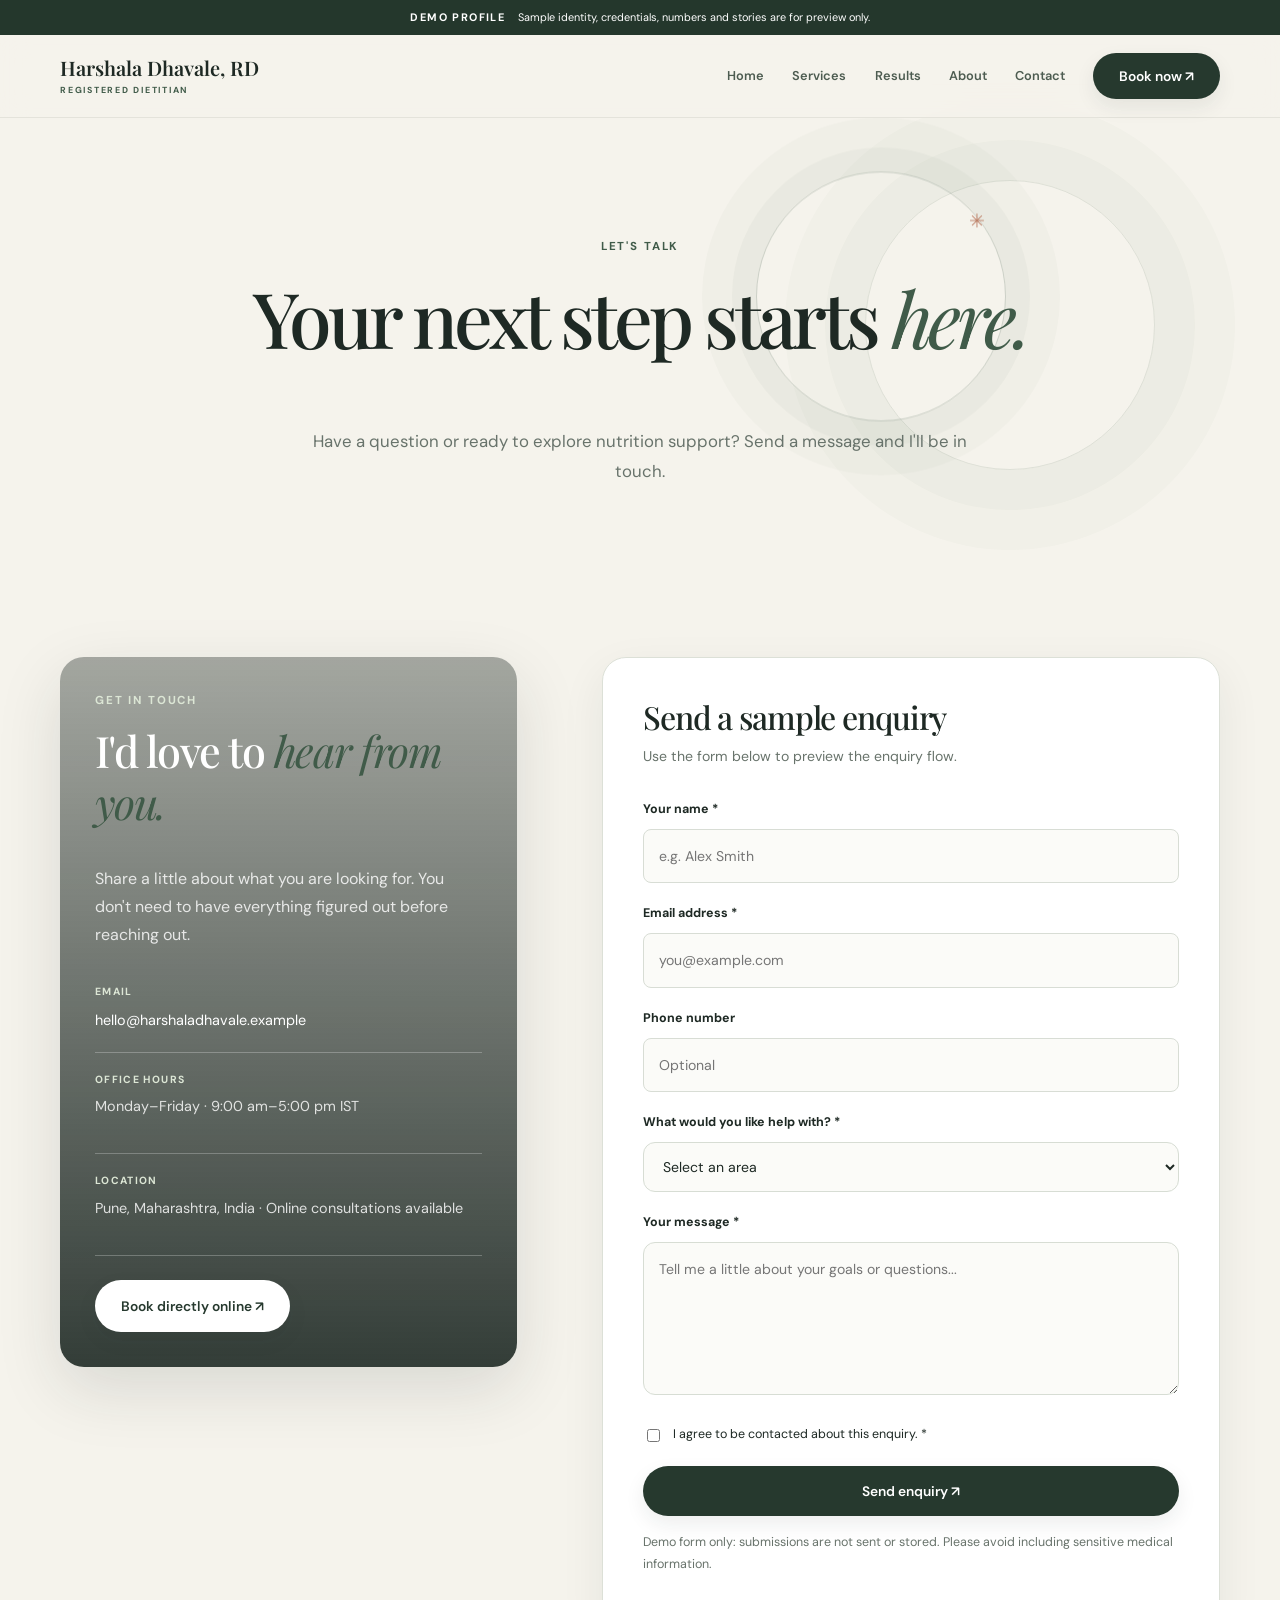
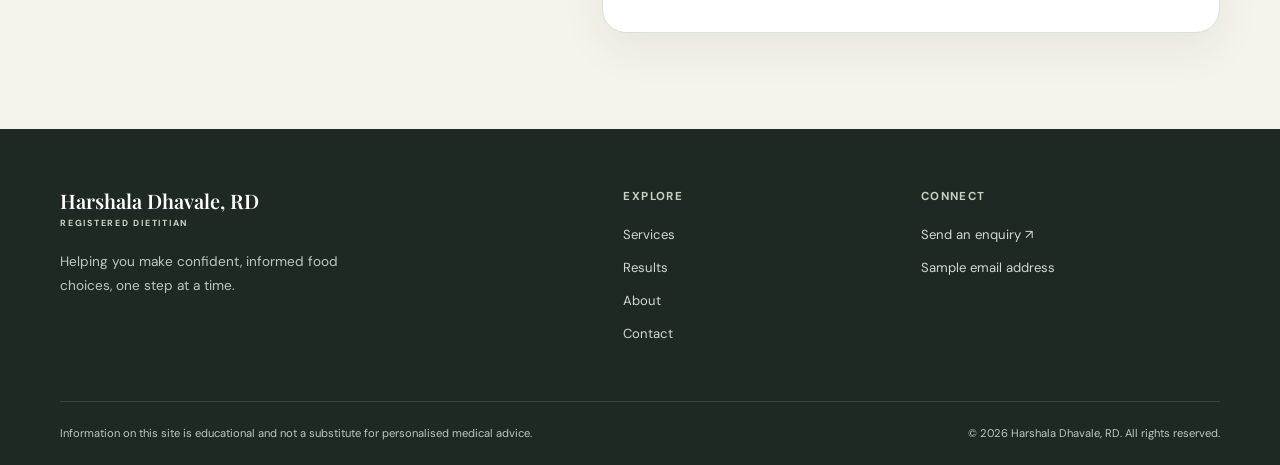
<file: contact.html>
<!DOCTYPE html>
<html lang="en">
<head>
<meta charset="UTF-8"><meta name="viewport" content="width=device-width, initial-scale=1">
<title>Contact & Book a Consultation | Harshala Dhavale, RD</title>
<meta name="description" content="Get in touch with Harshala Dhavale, RD to discuss personalised nutrition consultations in Pune, Maharashtra, India or online.">
<meta property="og:title" content="Contact | Harshala Dhavale, RD"><meta property="og:description" content="Take the first step towards personalised nutrition support."><meta property="og:type" content="website"><meta property="og:image" content="https://images.unsplash.com/photo-1543353071-873f17a7a088?auto=format&amp;fit=crop&amp;w=1200&amp;q=85"><meta name="twitter:card" content="summary_large_image">
<link rel="preconnect" href="https://fonts.googleapis.com"><link rel="preconnect" href="https://fonts.gstatic.com" crossorigin><link href="https://fonts.googleapis.com/css2?family=DM+Sans:wght@400;500;600;700&family=Playfair+Display:wght@400;500;600;700&display=swap" rel="stylesheet"><link rel="stylesheet" href="styles.css"><link rel="stylesheet" href="parallax.css">
</head>
<body>
<a class="skip-link" href="#main">Skip to content</a>
<div class="scroll-progress" aria-hidden="true"><span></span></div>
<div class="demo-banner">DEMO PROFILE <span>Sample identity, credentials, numbers and stories are for preview only.</span></div>
<header class="site-header"><div class="container nav-wrap"><a class="brand" href="index.html">Harshala Dhavale, RD<span>REGISTERED DIETITIAN</span></a><button class="menu-toggle" aria-label="Open navigation" aria-expanded="false" aria-controls="primary-nav"><span></span><span></span><span></span></button><nav id="primary-nav" class="primary-nav" aria-label="Main navigation"><a href="index.html">Home</a><a href="services.html">Services</a><a href="results.html">Results</a><a href="about.html">About</a><a class="active" href="contact.html">Contact</a><a class="btn btn-dark nav-cta" href="contact.html#contact-form">Book now ↗</a></nav></div></header>
<main id="main">
<section class="page-hero container reveal"><span class="page-hero-orbit parallax-layer" data-parallax="0.035" aria-hidden="true"></span><p class="eyebrow">LET'S TALK</p><h1>Your next step starts <em>here.</em></h1><p>Have a question or ready to explore nutrition support? Send a message and I'll be in touch.</p></section>
<section class="section container contact-layout">
<div class="contact-info reveal"><p class="eyebrow">GET IN TOUCH</p><h2>I'd love to <em>hear from you.</em></h2><p>Share a little about what you are looking for. You don't need to have everything figured out before reaching out.</p>
<div class="contact-method"><span>EMAIL</span><a href="mailto:hello@harshaladhavale.example">hello@harshaladhavale.example</a></div>
<div class="contact-method"><span>OFFICE HOURS</span><p>Monday–Friday · 9:00 am–5:00 pm IST</p></div>
<div class="contact-method"><span>LOCATION</span><p>Pune, Maharashtra, India · Online consultations available</p></div>
<a class="btn btn-dark booking-button" href="contact.html#contact-form">Book directly online ↗</a>
</div>
<div class="contact-form-wrap reveal"><h2>Send a sample enquiry</h2><p>Use the form below to preview the enquiry flow.</p>
<form id="contact-form" data-demo="true" method="POST">
<div class="form-field"><label for="name">Your name *</label><input id="name" name="name" type="text" autocomplete="name" required minlength="2" placeholder="e.g. Alex Smith"></div>
<div class="form-field"><label for="email">Email address *</label><input id="email" name="email" type="email" autocomplete="email" required placeholder="you@example.com"></div>
<div class="form-field"><label for="phone">Phone number</label><input id="phone" name="phone" type="tel" autocomplete="tel" placeholder="Optional"></div>
<div class="form-field"><label for="goal">What would you like help with? *</label><select id="goal" name="goal" required><option value="">Select an area</option><option>Weight Management</option><option>Diabetes & PCOS Nutrition</option><option>Gut Health</option><option>Sports & Performance</option><option>Family & Pediatric Nutrition</option><option>Corporate Wellness / Workshops</option><option>Something else</option></select></div>
<div class="form-field"><label for="message">Your message *</label><textarea id="message" name="message" rows="5" required minlength="10" placeholder="Tell me a little about your goals or questions..."></textarea></div>
<div class="form-field consent-field"><label><input type="checkbox" name="consent" required> I agree to be contacted about this enquiry. *</label></div>
<button type="submit" class="btn btn-dark form-submit">Send enquiry ↗</button>
<p class="form-status" id="form-status" role="status" aria-live="polite"></p>
<p class="form-small">Demo form only: submissions are not sent or stored. Please avoid including sensitive medical information.</p>
</form>
</div>
</section>
</main>
<footer class="site-footer"><div class="container footer-grid"><div><a class="brand footer-brand" href="index.html">Harshala Dhavale, RD<span>REGISTERED DIETITIAN</span></a><p>Helping you make confident, informed food choices, one step at a time.</p></div><div><h4>Explore</h4><a href="services.html">Services</a><a href="results.html">Results</a><a href="about.html">About</a><a href="contact.html">Contact</a></div><div><h4>Connect</h4><a href="contact.html#contact-form">Send an enquiry ↗</a><a href="mailto:hello@harshaladhavale.example">Sample email address</a></div></div><div class="container footer-bottom"><p>Information on this site is educational and not a substitute for personalised medical advice.</p><p>© <span class="current-year"></span> Harshala Dhavale, RD. All rights reserved.</p></div></footer>
<script src="script.js" defer></script>
</body></html>
</file>
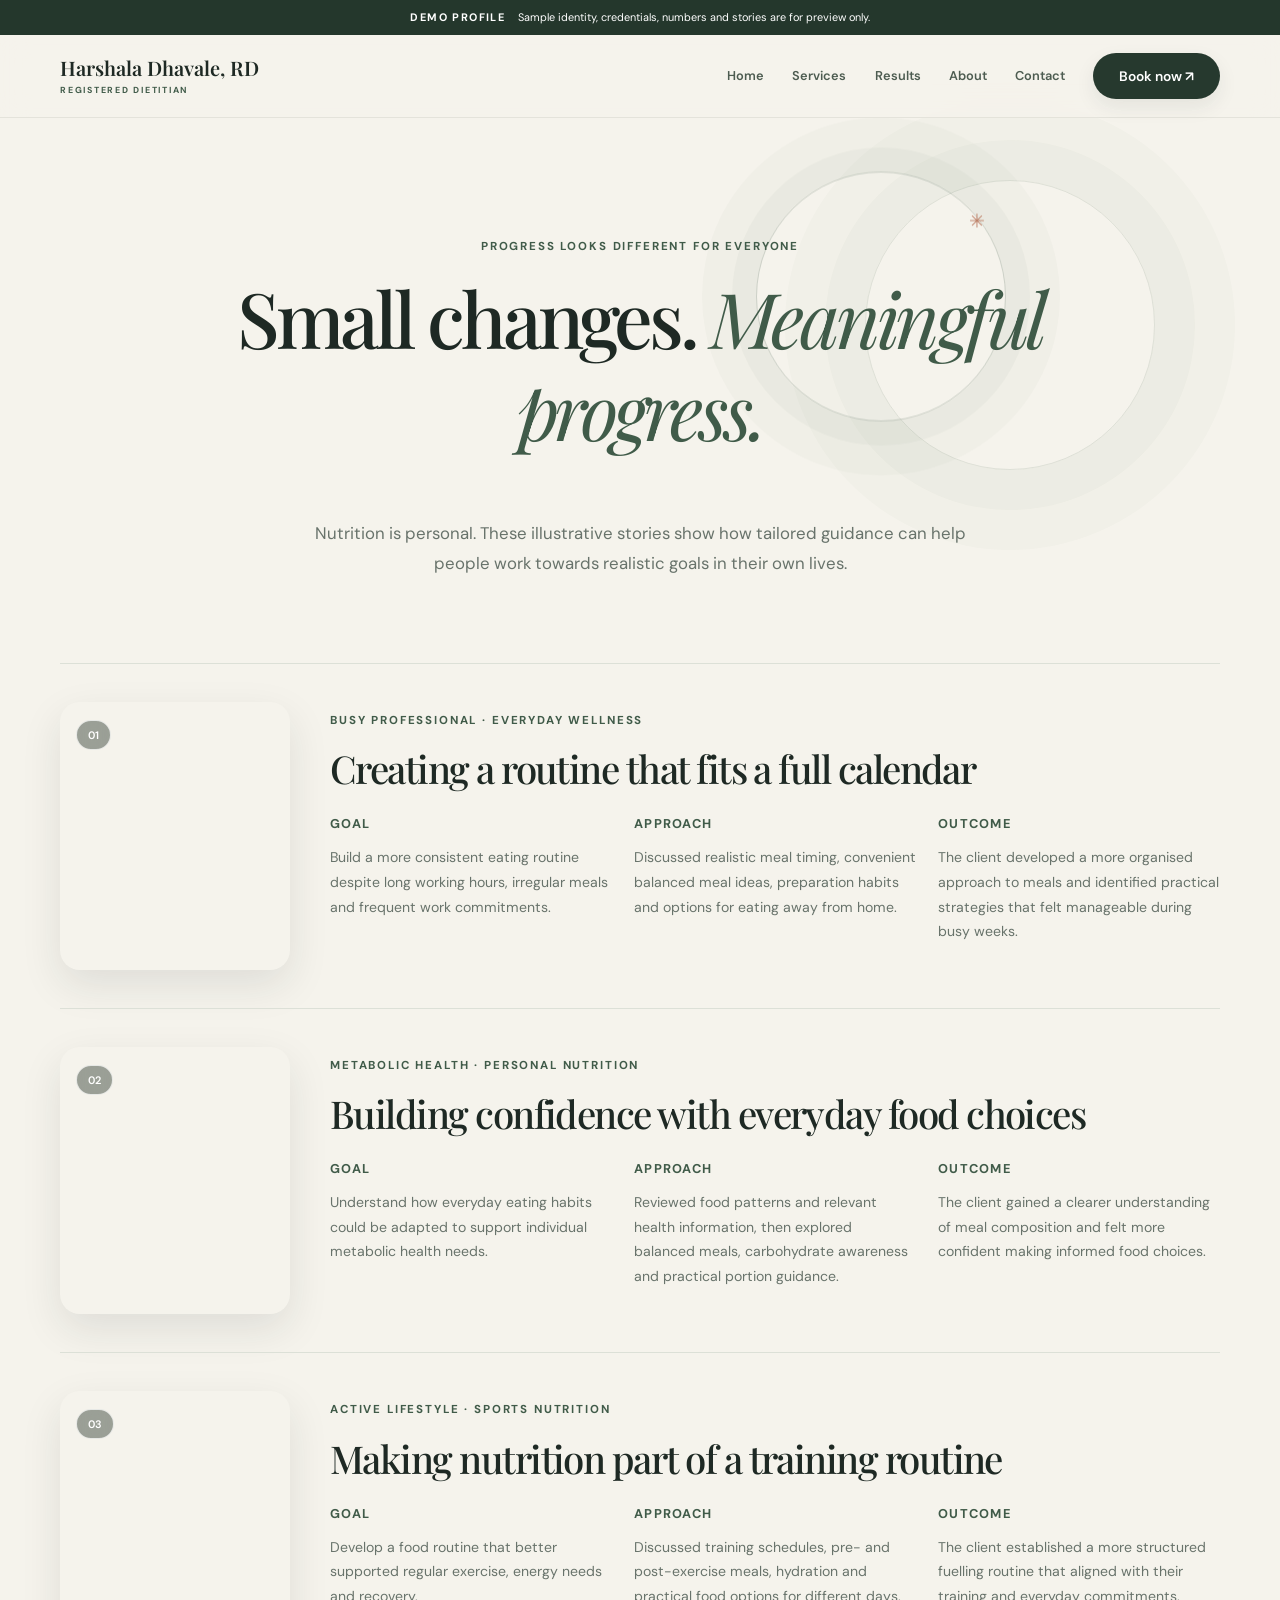
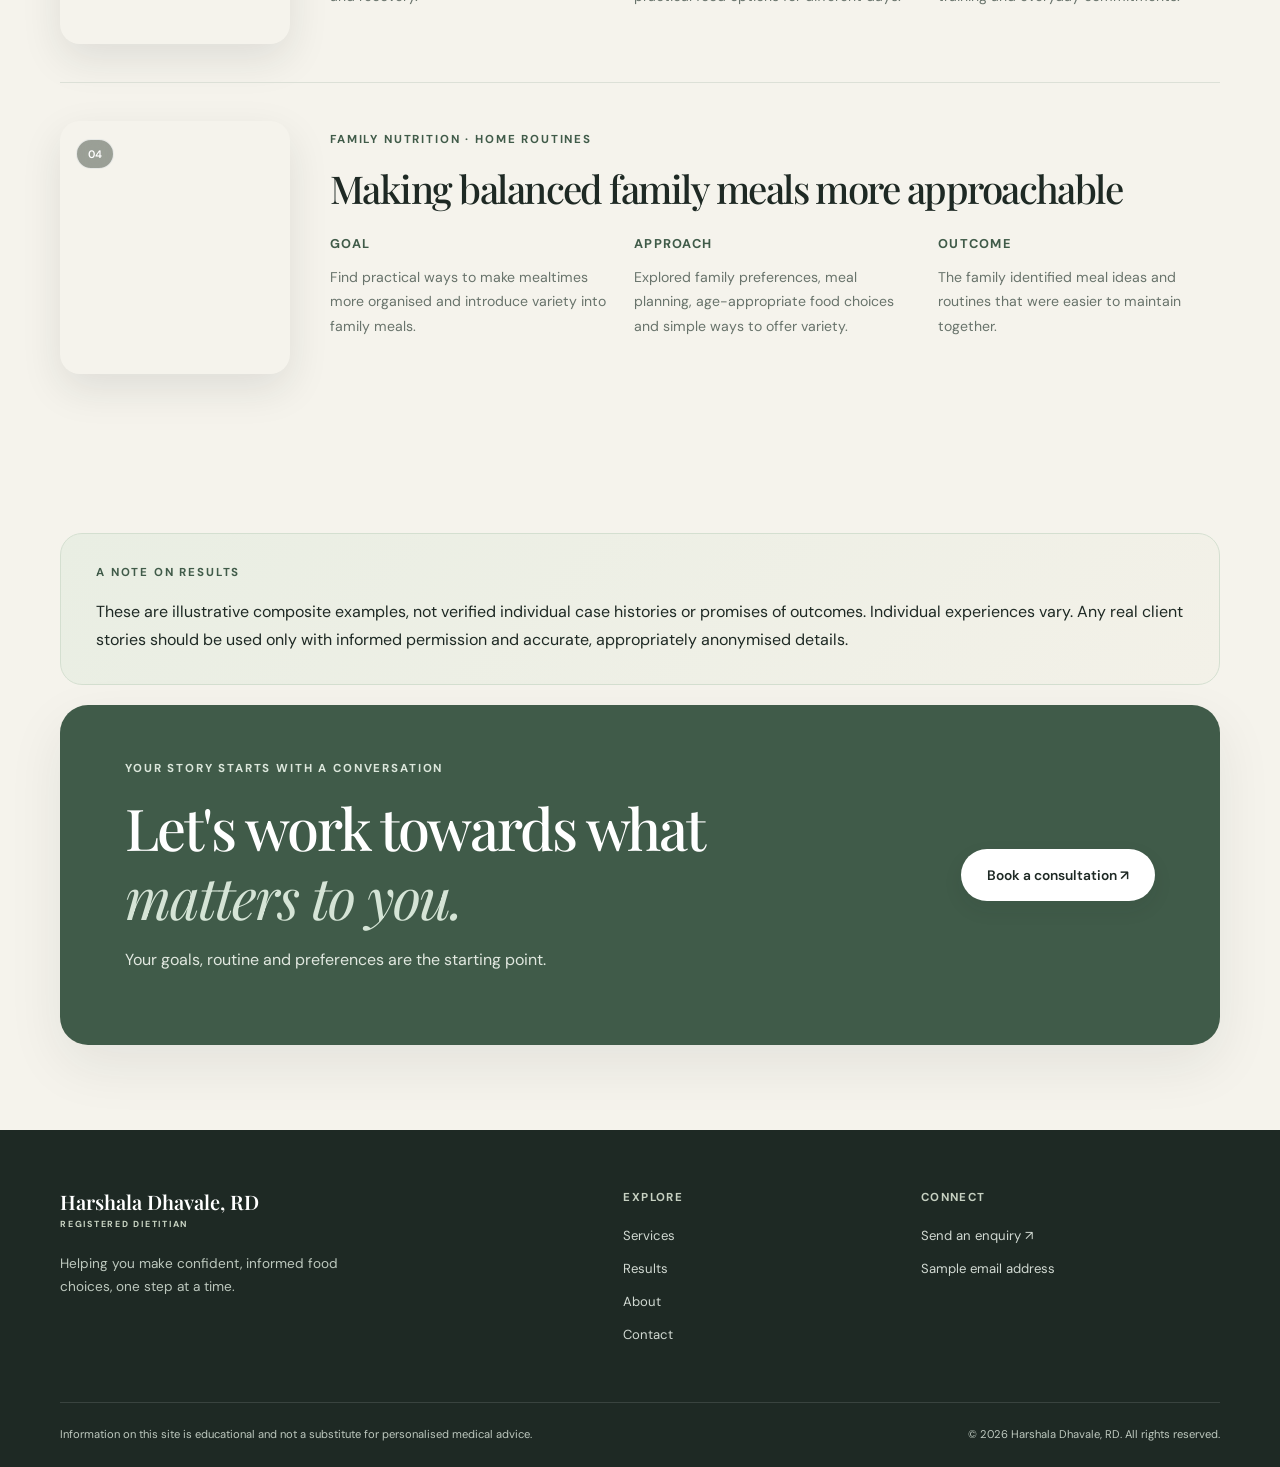
<file: results.html>
<!DOCTYPE html>
<html lang="en">
<head>
<meta charset="UTF-8"><meta name="viewport" content="width=device-width, initial-scale=1">
<title>Client Stories & Results | Harshala Dhavale, RD</title>
<meta name="description" content="Explore anonymised examples of personalised nutrition support and the practical changes clients have worked towards.">
<meta property="og:title" content="Client Stories | Harshala Dhavale, RD"><meta property="og:description" content="Every nutrition journey is different. Discover examples of personalised support."><meta property="og:type" content="website"><meta property="og:image" content="https://images.unsplash.com/photo-1490645935967-10de6ba17061?auto=format&amp;fit=crop&amp;w=1200&amp;q=85"><meta name="twitter:card" content="summary_large_image">
<link rel="preconnect" href="https://fonts.googleapis.com"><link rel="preconnect" href="https://fonts.gstatic.com" crossorigin><link href="https://fonts.googleapis.com/css2?family=DM+Sans:wght@400;500;600;700&family=Playfair+Display:wght@400;500;600;700&display=swap" rel="stylesheet"><link rel="stylesheet" href="styles.css"><link rel="stylesheet" href="parallax.css">
</head>
<body>
<a class="skip-link" href="#main">Skip to content</a>
<div class="scroll-progress" aria-hidden="true"><span></span></div>
<div class="demo-banner">DEMO PROFILE <span>Sample identity, credentials, numbers and stories are for preview only.</span></div>
<header class="site-header"><div class="container nav-wrap"><a class="brand" href="index.html">Harshala Dhavale, RD<span>REGISTERED DIETITIAN</span></a><button class="menu-toggle" aria-label="Open navigation" aria-expanded="false" aria-controls="primary-nav"><span></span><span></span><span></span></button><nav id="primary-nav" class="primary-nav" aria-label="Main navigation"><a href="index.html">Home</a><a href="services.html">Services</a><a class="active" href="results.html">Results</a><a href="about.html">About</a><a href="contact.html">Contact</a><a class="btn btn-dark nav-cta" href="contact.html#contact-form">Book now ↗</a></nav></div></header>
<main id="main">
<section class="page-hero container reveal"><span class="page-hero-orbit parallax-layer" data-parallax="0.035" aria-hidden="true"></span><p class="eyebrow">PROGRESS LOOKS DIFFERENT FOR EVERYONE</p><h1>Small changes. <em>Meaningful progress.</em></h1><p>Nutrition is personal. These illustrative stories show how tailored guidance can help people work towards realistic goals in their own lives.</p></section>
<section class="section container results-list">
<article class="result-card reveal"><div class="result-number">01</div><div class="result-copy"><p class="eyebrow">BUSY PROFESSIONAL · EVERYDAY WELLNESS</p><h2>Creating a routine that fits a full calendar</h2><div class="result-columns"><div><h3>Goal</h3><p>Build a more consistent eating routine despite long working hours, irregular meals and frequent work commitments.</p></div><div><h3>Approach</h3><p>Discussed realistic meal timing, convenient balanced meal ideas, preparation habits and options for eating away from home.</p></div><div><h3>Outcome</h3><p>The client developed a more organised approach to meals and identified practical strategies that felt manageable during busy weeks.</p></div></div></div></article>
<article class="result-card reveal"><div class="result-number">02</div><div class="result-copy"><p class="eyebrow">METABOLIC HEALTH · PERSONAL NUTRITION</p><h2>Building confidence with everyday food choices</h2><div class="result-columns"><div><h3>Goal</h3><p>Understand how everyday eating habits could be adapted to support individual metabolic health needs.</p></div><div><h3>Approach</h3><p>Reviewed food patterns and relevant health information, then explored balanced meals, carbohydrate awareness and practical portion guidance.</p></div><div><h3>Outcome</h3><p>The client gained a clearer understanding of meal composition and felt more confident making informed food choices.</p></div></div></div></article>
<article class="result-card reveal"><div class="result-number">03</div><div class="result-copy"><p class="eyebrow">ACTIVE LIFESTYLE · SPORTS NUTRITION</p><h2>Making nutrition part of a training routine</h2><div class="result-columns"><div><h3>Goal</h3><p>Develop a food routine that better supported regular exercise, energy needs and recovery.</p></div><div><h3>Approach</h3><p>Discussed training schedules, pre- and post-exercise meals, hydration and practical food options for different days.</p></div><div><h3>Outcome</h3><p>The client established a more structured fuelling routine that aligned with their training and everyday commitments.</p></div></div></div></article>
<article class="result-card reveal"><div class="result-number">04</div><div class="result-copy"><p class="eyebrow">FAMILY NUTRITION · HOME ROUTINES</p><h2>Making balanced family meals more approachable</h2><div class="result-columns"><div><h3>Goal</h3><p>Find practical ways to make mealtimes more organised and introduce variety into family meals.</p></div><div><h3>Approach</h3><p>Explored family preferences, meal planning, age-appropriate food choices and simple ways to offer variety.</p></div><div><h3>Outcome</h3><p>The family identified meal ideas and routines that were easier to maintain together.</p></div></div></div></article>
</section>
<section class="note-panel container reveal"><p class="eyebrow">A NOTE ON RESULTS</p><p>These are illustrative composite examples, not verified individual case histories or promises of outcomes. Individual experiences vary. Any real client stories should be used only with informed permission and accurate, appropriately anonymised details.</p></section>
<section class="final-cta container reveal"><div><p class="eyebrow">YOUR STORY STARTS WITH A CONVERSATION</p><h2>Let's work towards what <em>matters to you.</em></h2><p>Your goals, routine and preferences are the starting point.</p></div><a class="btn btn-light" href="contact.html#contact-form">Book a consultation ↗</a></section>
</main>
<footer class="site-footer"><div class="container footer-grid"><div><a class="brand footer-brand" href="index.html">Harshala Dhavale, RD<span>REGISTERED DIETITIAN</span></a><p>Helping you make confident, informed food choices, one step at a time.</p></div><div><h4>Explore</h4><a href="services.html">Services</a><a href="results.html">Results</a><a href="about.html">About</a><a href="contact.html">Contact</a></div><div><h4>Connect</h4><a href="contact.html#contact-form">Send an enquiry ↗</a><a href="mailto:hello@harshaladhavale.example">Sample email address</a></div></div><div class="container footer-bottom"><p>Information on this site is educational and not a substitute for personalised medical advice.</p><p>© <span class="current-year"></span> Harshala Dhavale, RD. All rights reserved.</p></div></footer>
<script src="script.js" defer></script>
</body></html>
</file>
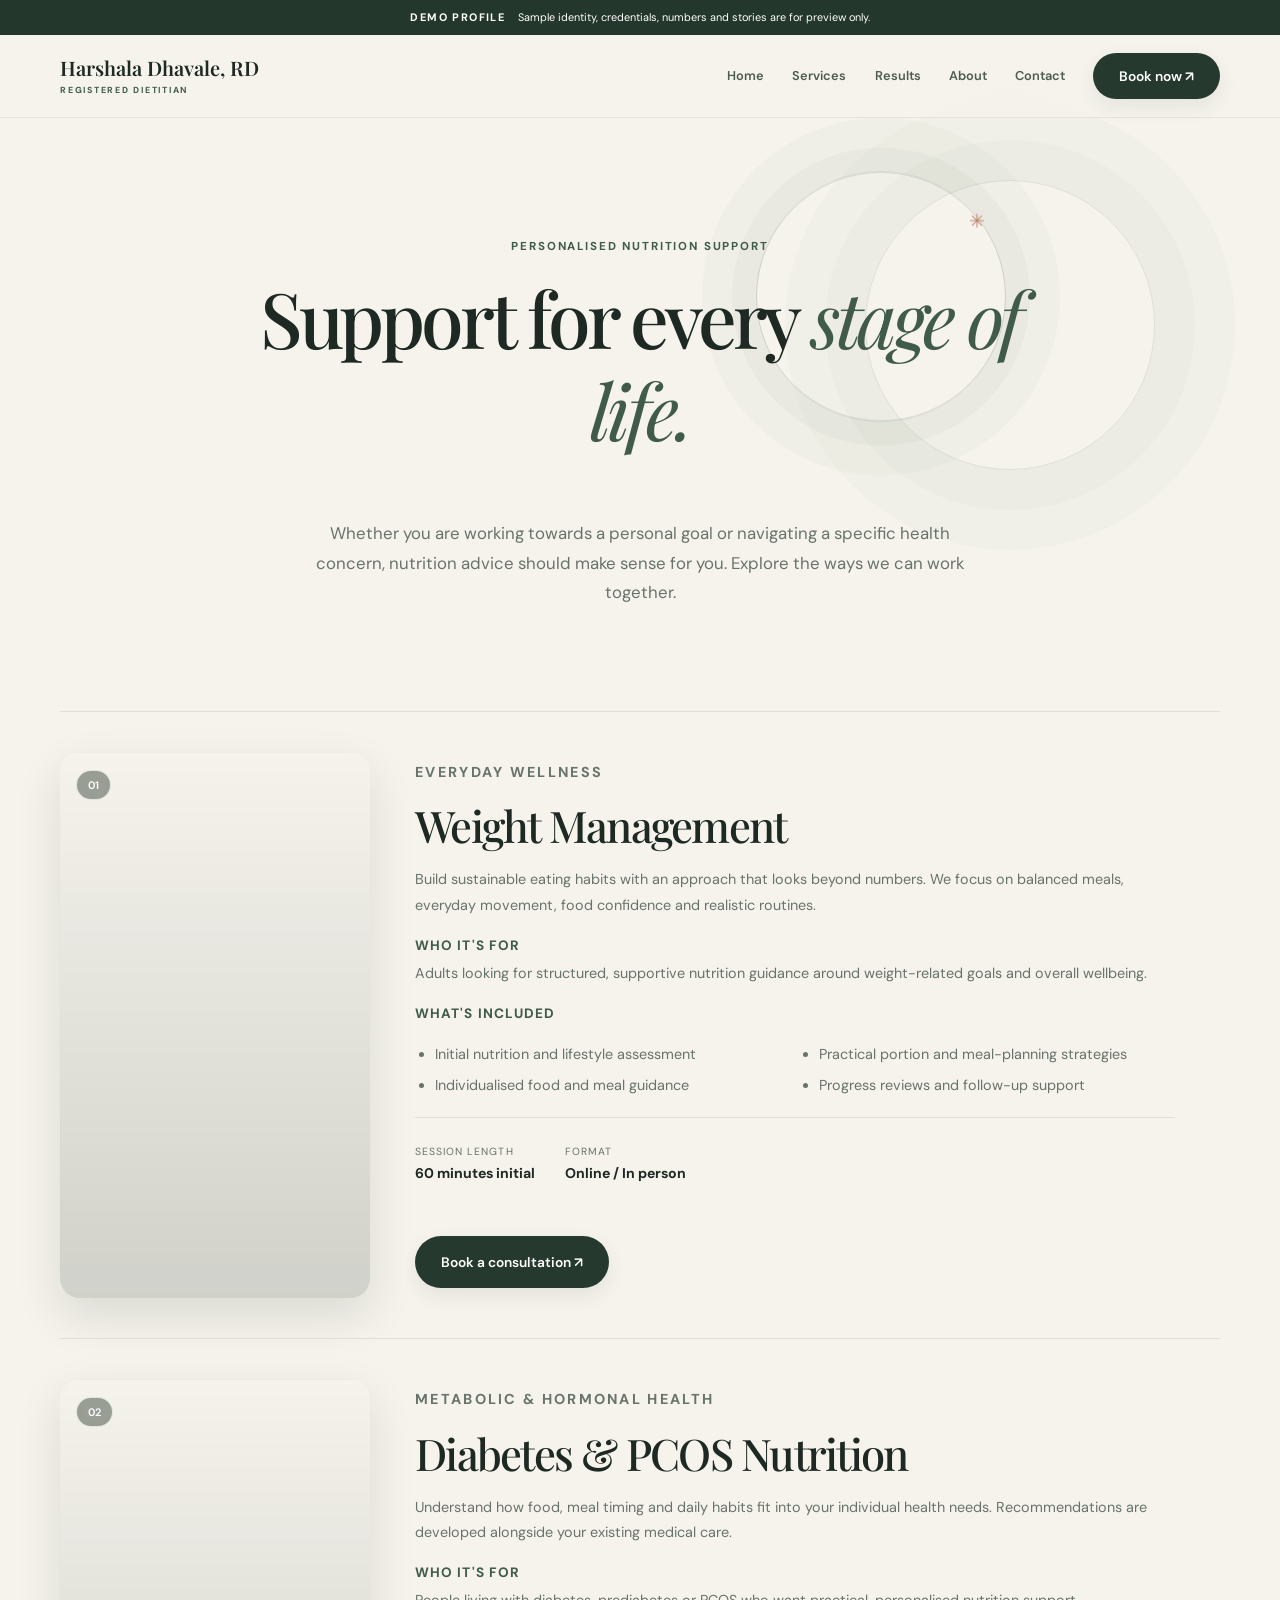
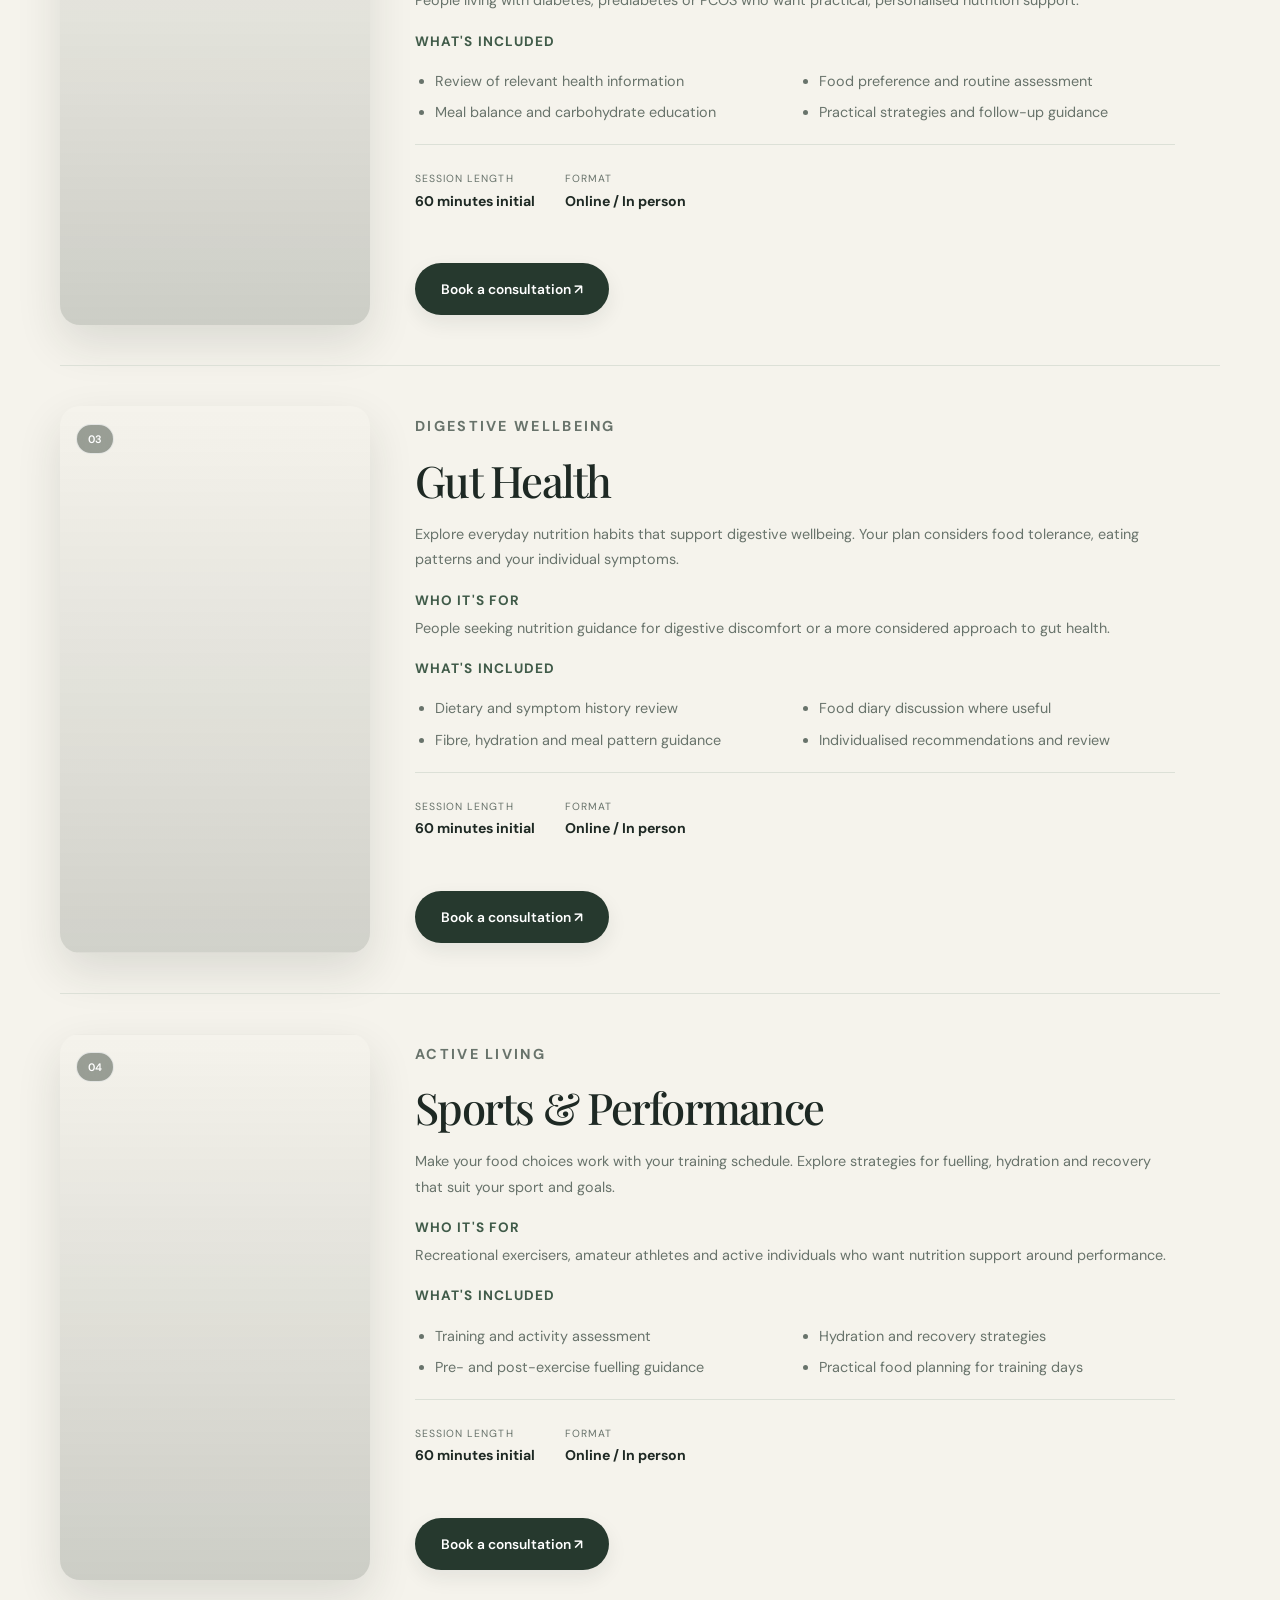
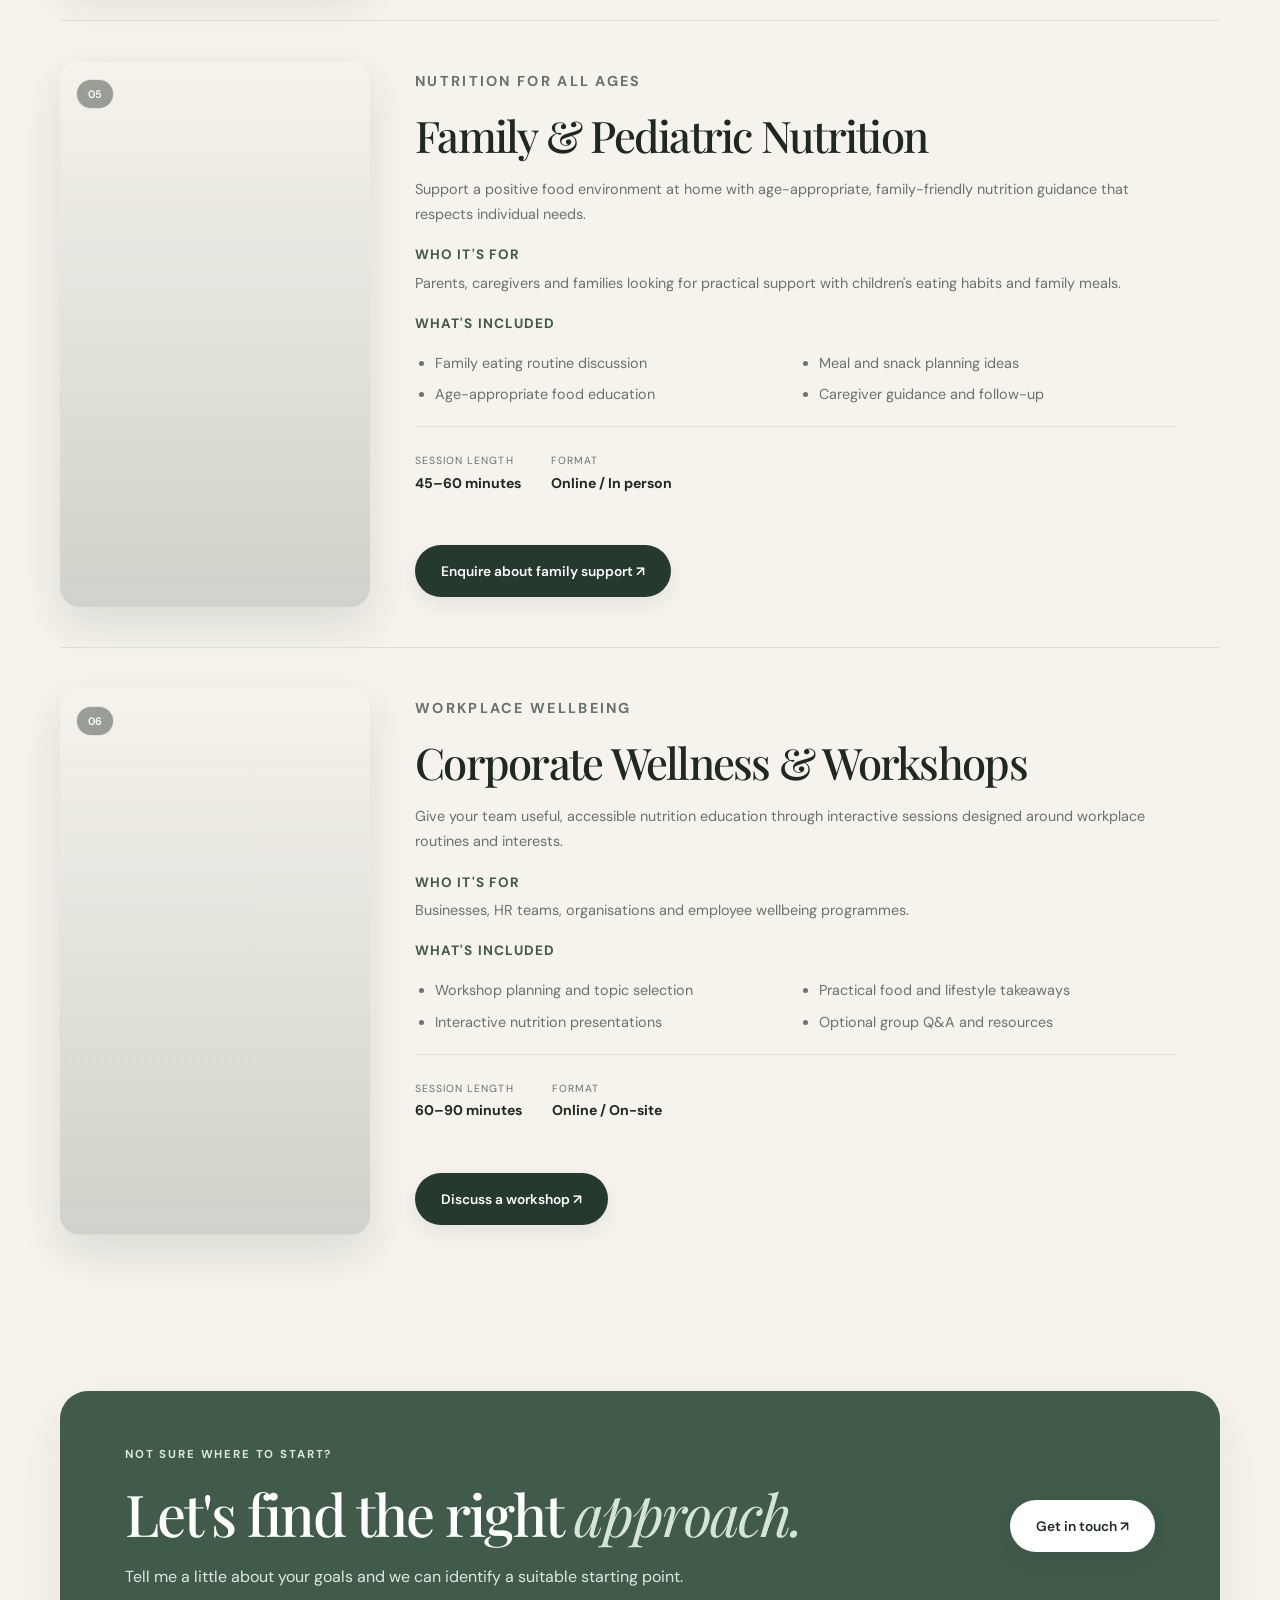
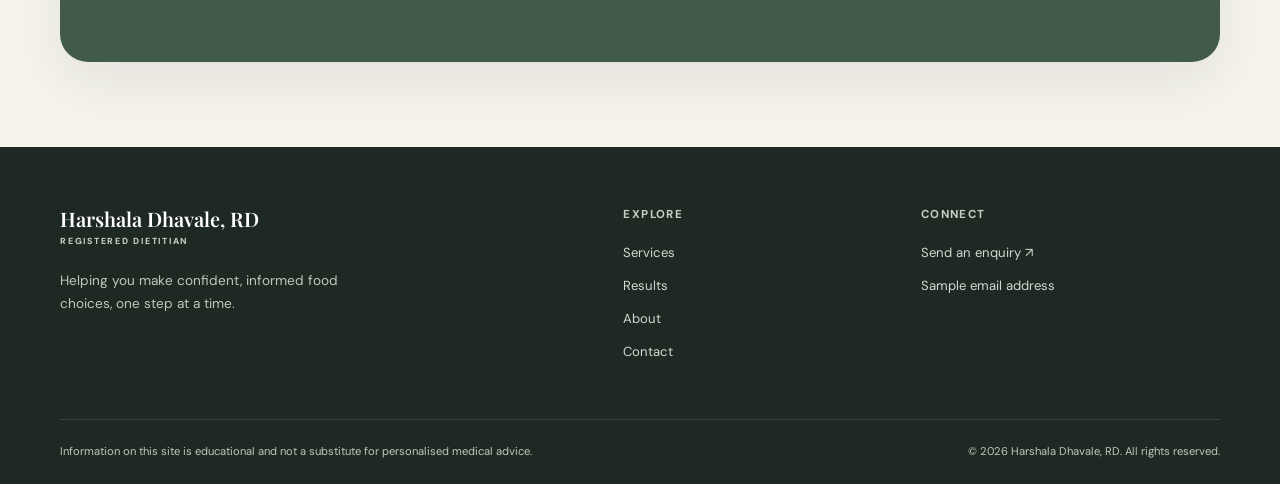
<file: services.html>
<!DOCTYPE html>
<html lang="en">
<head>
<meta charset="UTF-8"><meta name="viewport" content="width=device-width, initial-scale=1">
<title>Nutrition Services | Harshala Dhavale, RD</title>
<meta name="description" content="Explore personalised weight management, diabetes, PCOS, gut health, sports, family and corporate nutrition services.">
<meta property="og:title" content="Nutrition Services | Harshala Dhavale, RD"><meta property="og:description" content="Practical nutrition support for your goals and lifestyle."><meta property="og:type" content="website"><meta property="og:image" content="https://images.unsplash.com/photo-1512621776951-a57141f2eefd?auto=format&amp;fit=crop&amp;w=1200&amp;q=85"><meta name="twitter:card" content="summary_large_image">
<link rel="preconnect" href="https://fonts.googleapis.com"><link rel="preconnect" href="https://fonts.gstatic.com" crossorigin>
<link href="https://fonts.googleapis.com/css2?family=DM+Sans:wght@400;500;600;700&family=Playfair+Display:wght@400;500;600;700&display=swap" rel="stylesheet"><link rel="stylesheet" href="styles.css"><link rel="stylesheet" href="parallax.css">
</head>
<body>
<a class="skip-link" href="#main">Skip to content</a>
<div class="scroll-progress" aria-hidden="true"><span></span></div>
<div class="demo-banner">DEMO PROFILE <span>Sample identity, credentials, numbers and stories are for preview only.</span></div>
<header class="site-header"><div class="container nav-wrap">
<a class="brand" href="index.html">Harshala Dhavale, RD<span>REGISTERED DIETITIAN</span></a>
<button class="menu-toggle" aria-label="Open navigation" aria-expanded="false" aria-controls="primary-nav"><span></span><span></span><span></span></button>
<nav id="primary-nav" class="primary-nav" aria-label="Main navigation"><a href="index.html">Home</a><a class="active" href="services.html">Services</a><a href="results.html">Results</a><a href="about.html">About</a><a href="contact.html">Contact</a><a class="btn btn-dark nav-cta" href="contact.html#contact-form">Book now ↗</a></nav>
</div></header>
<main id="main">
<section class="page-hero container reveal"><span class="page-hero-orbit parallax-layer" data-parallax="0.035" aria-hidden="true"></span><p class="eyebrow">PERSONALISED NUTRITION SUPPORT</p><h1>Support for every <em>stage of life.</em></h1><p>Whether you are working towards a personal goal or navigating a specific health concern, nutrition advice should make sense for you. Explore the ways we can work together.</p></section>
<section class="section container service-detail-list">
<article class="service-detail reveal" id="weight"><div class="detail-index">01</div><div><p class="eyebrow">EVERYDAY WELLNESS</p><h2>Weight Management</h2><p>Build sustainable eating habits with an approach that looks beyond numbers. We focus on balanced meals, everyday movement, food confidence and realistic routines.</p><h4>Who it's for</h4><p>Adults looking for structured, supportive nutrition guidance around weight-related goals and overall wellbeing.</p><h4>What's included</h4><ul><li>Initial nutrition and lifestyle assessment</li><li>Individualised food and meal guidance</li><li>Practical portion and meal-planning strategies</li><li>Progress reviews and follow-up support</li></ul><div class="detail-meta"><span>SESSION LENGTH <strong>60 minutes initial</strong></span><span>FORMAT <strong>Online / In person</strong></span></div><a class="btn btn-dark" href="contact.html#contact-form">Book a consultation ↗</a></div></article>
<article class="service-detail reveal" id="diabetes"><div class="detail-index">02</div><div><p class="eyebrow">METABOLIC & HORMONAL HEALTH</p><h2>Diabetes & PCOS Nutrition</h2><p>Understand how food, meal timing and daily habits fit into your individual health needs. Recommendations are developed alongside your existing medical care.</p><h4>Who it's for</h4><p>People living with diabetes, prediabetes or PCOS who want practical, personalised nutrition support.</p><h4>What's included</h4><ul><li>Review of relevant health information</li><li>Meal balance and carbohydrate education</li><li>Food preference and routine assessment</li><li>Practical strategies and follow-up guidance</li></ul><div class="detail-meta"><span>SESSION LENGTH <strong>60 minutes initial</strong></span><span>FORMAT <strong>Online / In person</strong></span></div><a class="btn btn-dark" href="contact.html#contact-form">Book a consultation ↗</a></div></article>
<article class="service-detail reveal" id="gut"><div class="detail-index">03</div><div><p class="eyebrow">DIGESTIVE WELLBEING</p><h2>Gut Health</h2><p>Explore everyday nutrition habits that support digestive wellbeing. Your plan considers food tolerance, eating patterns and your individual symptoms.</p><h4>Who it's for</h4><p>People seeking nutrition guidance for digestive discomfort or a more considered approach to gut health.</p><h4>What's included</h4><ul><li>Dietary and symptom history review</li><li>Fibre, hydration and meal pattern guidance</li><li>Food diary discussion where useful</li><li>Individualised recommendations and review</li></ul><div class="detail-meta"><span>SESSION LENGTH <strong>60 minutes initial</strong></span><span>FORMAT <strong>Online / In person</strong></span></div><a class="btn btn-dark" href="contact.html#contact-form">Book a consultation ↗</a></div></article>
<article class="service-detail reveal" id="sports"><div class="detail-index">04</div><div><p class="eyebrow">ACTIVE LIVING</p><h2>Sports & Performance</h2><p>Make your food choices work with your training schedule. Explore strategies for fuelling, hydration and recovery that suit your sport and goals.</p><h4>Who it's for</h4><p>Recreational exercisers, amateur athletes and active individuals who want nutrition support around performance.</p><h4>What's included</h4><ul><li>Training and activity assessment</li><li>Pre- and post-exercise fuelling guidance</li><li>Hydration and recovery strategies</li><li>Practical food planning for training days</li></ul><div class="detail-meta"><span>SESSION LENGTH <strong>60 minutes initial</strong></span><span>FORMAT <strong>Online / In person</strong></span></div><a class="btn btn-dark" href="contact.html#contact-form">Book a consultation ↗</a></div></article>
<article class="service-detail reveal" id="family"><div class="detail-index">05</div><div><p class="eyebrow">NUTRITION FOR ALL AGES</p><h2>Family & Pediatric Nutrition</h2><p>Support a positive food environment at home with age-appropriate, family-friendly nutrition guidance that respects individual needs.</p><h4>Who it's for</h4><p>Parents, caregivers and families looking for practical support with children's eating habits and family meals.</p><h4>What's included</h4><ul><li>Family eating routine discussion</li><li>Age-appropriate food education</li><li>Meal and snack planning ideas</li><li>Caregiver guidance and follow-up</li></ul><div class="detail-meta"><span>SESSION LENGTH <strong>45–60 minutes</strong></span><span>FORMAT <strong>Online / In person</strong></span></div><a class="btn btn-dark" href="contact.html#contact-form">Enquire about family support ↗</a></div></article>
<article class="service-detail reveal" id="corporate"><div class="detail-index">06</div><div><p class="eyebrow">WORKPLACE WELLBEING</p><h2>Corporate Wellness & Workshops</h2><p>Give your team useful, accessible nutrition education through interactive sessions designed around workplace routines and interests.</p><h4>Who it's for</h4><p>Businesses, HR teams, organisations and employee wellbeing programmes.</p><h4>What's included</h4><ul><li>Workshop planning and topic selection</li><li>Interactive nutrition presentations</li><li>Practical food and lifestyle takeaways</li><li>Optional group Q&A and resources</li></ul><div class="detail-meta"><span>SESSION LENGTH <strong>60–90 minutes</strong></span><span>FORMAT <strong>Online / On-site</strong></span></div><a class="btn btn-dark" href="contact.html">Discuss a workshop ↗</a></div></article>
</section>
<section class="final-cta container reveal"><div><p class="eyebrow">NOT SURE WHERE TO START?</p><h2>Let's find the right <em>approach.</em></h2><p>Tell me a little about your goals and we can identify a suitable starting point.</p></div><a class="btn btn-light" href="contact.html">Get in touch ↗</a></section>
</main>
<footer class="site-footer"><div class="container footer-grid"><div><a class="brand footer-brand" href="index.html">Harshala Dhavale, RD<span>REGISTERED DIETITIAN</span></a><p>Helping you make confident, informed food choices, one step at a time.</p></div><div><h4>Explore</h4><a href="services.html">Services</a><a href="results.html">Results</a><a href="about.html">About</a><a href="contact.html">Contact</a></div><div><h4>Connect</h4><a href="contact.html#contact-form">Send an enquiry ↗</a><a href="mailto:hello@harshaladhavale.example">Sample email address</a></div></div><div class="container footer-bottom"><p>Information on this site is educational and not a substitute for personalised medical advice.</p><p>© <span class="current-year"></span> Harshala Dhavale, RD. All rights reserved.</p></div></footer>
<script src="script.js" defer></script>
</body></html>
</file>
<file: styles.css>
/* =========================================================
   DIETITIAN PORTFOLIO — SHARED DESIGN SYSTEM
   ========================================================= */


:root {
  --sage: #718675;
  --sage-dark: #405b49;
  --sage-light: #e7ede5;
  --cream: #f7f6f0;
  --white: #ffffff;
  --charcoal: #27332d;
  --muted: #737b73;
  --terracotta: #bd8068;
  --border: #e2e4dc;
  --font-heading: "Playfair Display", Georgia, serif;
  --font-body: "DM Sans", Arial, sans-serif;


  --space-1: .5rem;
  --space-2: 1rem;
  --space-3: 1.5rem;
  --space-4: 2rem;
  --space-5: 3rem;
  --space-6: 4rem;
  --space-7: 6rem;


  --text-small: .8rem;
  --text-body: 1rem;
  --text-large: 1.2rem;
  --radius: 14px;
  --radius-large: 24px;
  --shadow: 0 14px 40px rgba(39, 51, 45, .07);
}


*, *::before, *::after { box-sizing: border-box; }


html {
  scroll-behavior: smooth;
  scroll-padding-top: 100px;
}


body {
  margin: 0;
  background: var(--cream);
  color: var(--charcoal);
  font-family: var(--font-body);
  font-size: var(--text-body);
  line-height: 1.75;
  -webkit-font-smoothing: antialiased;
}


img { display: block; max-width: 100%; }
a { color: inherit; text-decoration: none; }
button, input, select, textarea { font: inherit; }
button { cursor: pointer; }
p { margin: 0 0 1rem; }
h1, h2, h3, h4 { margin-top: 0; line-height: 1.2; }
h1, h2, h3 { font-family: var(--font-heading); font-weight: 500; }
h1 { font-size: clamp(3rem, 7vw, 6.4rem); letter-spacing: -.045em; }
h2 { font-size: clamp(2.2rem, 4.5vw, 3.7rem); letter-spacing: -.035em; }
h3 { font-size: 1.55rem; }
h4 { font-size: .85rem; }
em { color: var(--sage-dark); font-weight: 400; }
::selection { background: var(--sage-light); color: var(--charcoal); }


.container { width: min(1160px, calc(100% - 48px)); margin-inline: auto; }
.section { padding-block: var(--space-7); }


.skip-link {
  position: absolute;
  top: -100px;
  left: 16px;
  z-index: 2000;
  background: var(--charcoal);
  color: white;
  padding: 12px 18px;
}
.skip-link:focus { top: 12px; }

.demo-banner {
  padding: 8px 24px;
  background: var(--sage-dark);
  color: white;
  text-align: center;
  font-size: .68rem;
  font-weight: 700;
  letter-spacing: .1em;
}
.demo-banner span { margin-left: 8px; font-weight: 400; letter-spacing: 0; }


:focus-visible {
  outline: 3px solid var(--terracotta);
  outline-offset: 4px;
}


.eyebrow {
  color: var(--sage-dark);
  font-size: .72rem;
  font-weight: 700;
  letter-spacing: .16em;
  line-height: 1.5;
  margin-bottom: 1rem;
}


.small-note, .form-small {
  color: var(--muted);
  font-size: .78rem;
}


/* Buttons and links */


.btn {
  display: inline-flex;
  justify-content: center;
  align-items: center;
  gap: 12px;
  min-height: 50px;
  padding: 13px 23px;
  border: 1px solid transparent;
  border-radius: 50px;
  font-size: .86rem;
  font-weight: 600;
  transition: background .2s ease, transform .2s ease;
}


.btn:hover { transform: translateY(-2px); }
.btn-dark { background: var(--charcoal); color: white; }
.btn-dark:hover { background: var(--sage-dark); }
.btn-light { background: white; color: var(--charcoal); }
.btn-light:hover { background: var(--sage-light); }


.text-link {
  display: inline-flex;
  align-items: center;
  gap: 8px;
  color: var(--sage-dark);
  font-size: .85rem;
  font-weight: 700;
}
.text-link:hover { text-decoration: underline; text-underline-offset: 5px; }


.button-row { display: flex; flex-wrap: wrap; align-items: center; gap: 22px; }


/* Header */


.site-header {
  position: sticky;
  top: 0;
  z-index: 1000;
  background: rgba(247, 246, 240, .95);
  backdrop-filter: blur(14px);
  border-bottom: 1px solid rgba(226, 228, 220, .8);
}


.nav-wrap {
  min-height: 82px;
  display: flex;
  align-items: center;
  justify-content: space-between;
  gap: 24px;
}


.brand {
  display: inline-flex;
  flex-direction: column;
  font-family: var(--font-heading);
  font-size: 1.3rem;
  font-weight: 600;
  line-height: 1.2;
  white-space: nowrap;
}


.brand span {
  margin-top: 5px;
  font-family: var(--font-body);
  font-size: .55rem;
  letter-spacing: .2em;
  color: var(--sage-dark);
  font-weight: 700;
}


.primary-nav { display: flex; align-items: center; gap: 28px; }
.primary-nav > a:not(.btn) {
  font-size: .8rem;
  font-weight: 600;
  color: #505a52;
  transition: color .2s ease;
}
.primary-nav > a:not(.btn):hover,
.primary-nav > a.active { color: var(--sage-dark); }
.nav-cta { min-height: 43px; padding: 10px 19px; }


.menu-toggle {
  display: none;
  border: 0;
  background: transparent;
  padding: 10px;
}
.menu-toggle span {
  display: block;
  width: 23px;
  height: 2px;
  background: var(--charcoal);
  margin: 5px;
  transition: transform .2s ease;
}


/* Home hero */


.hero {
  display: grid;
  grid-template-columns: 1.08fr .92fr;
  gap: 70px;
  align-items: center;
  padding-block: 75px 90px;
}


.hero-copy { padding-block: 20px; }
.hero h1 { margin-bottom: 25px; }
.hero-lead {
  max-width: 490px;
  font-size: 1.08rem;
  color: #626d64;
  margin-bottom: 32px;
}


.hero-note {
  display: flex;
  align-items: center;
  gap: 10px;
  margin-top: 30px;
  color: var(--muted);
  font-size: .77rem;
}


.status-dot {
  width: 8px;
  height: 8px;
  border-radius: 50%;
  background: var(--sage);
}


.hero-visual {
  position: relative;
  min-height: 500px;
  border-radius: 48% 48% 20px 20px;
  overflow: visible;
}


.hero-visual > img {
  width: 100%;
  height: 500px;
  object-fit: cover;
  border-radius: 48% 48% 20px 20px;
}


.image-note {
  position: absolute;
  left: -40px;
  bottom: 35px;
  background: white;
  padding: 23px 27px;
  border-radius: var(--radius);
  box-shadow: var(--shadow);
}
.image-note span {
  display: block;
  color: var(--sage-dark);
  font-size: .65rem;
  font-weight: 700;
  letter-spacing: .15em;
  margin-bottom: 8px;
}
.image-note strong {
  font: 500 1.35rem/1.3 var(--font-heading);
}


/* Trust bar */


.trust-strip { background: var(--sage-light); }
.trust-grid {
  display: grid;
  grid-template-columns: repeat(4, 1fr);
  padding-block: 28px;
  text-align: center;
}
.trust-grid > div { border-right: 1px solid #cbd5ca; }
.trust-grid > div:last-child { border: 0; }
.trust-grid strong {
  display: block;
  font: 500 1.8rem var(--font-heading);
  color: var(--sage-dark);
}
.trust-grid span { color: #59665c; font-size: .75rem; }


/* Section headings and services */


.section-heading {
  display: flex;
  justify-content: space-between;
  align-items: end;
  gap: 25px;
  margin-bottom: 40px;
}
.section-heading h2 { margin-bottom: 0; }
.section-heading > .text-link { margin-bottom: 9px; }


.services-grid {
  display: grid;
  grid-template-columns: repeat(3, 1fr);
  gap: 18px;
}


.service-card {
  position: relative;
  min-height: 280px;
  padding: 30px;
  background: white;
  border: 1px solid var(--border);
  border-radius: var(--radius);
  transition: transform .25s ease, box-shadow .25s ease;
}
.service-card:hover { transform: translateY(-5px); box-shadow: var(--shadow); }
.card-number {
  position: absolute;
  top: 26px;
  right: 28px;
  color: #a1aaa0;
  font-size: .7rem;
}
.service-icon {
  display: grid;
  place-items: center;
  width: 44px;
  height: 44px;
  margin-bottom: 25px;
  border-radius: 50%;
  background: var(--sage-light);
  color: var(--sage-dark);
  font-size: 1.4rem;
}
.service-card h3 { margin-bottom: 12px; }
.service-card p { color: var(--muted); font-size: .88rem; margin-bottom: 18px; }


/* Client stories */


.story-section { padding-block: 80px; background: #eeefe8; }
.story-grid { display: grid; grid-template-columns: repeat(3, 1fr); gap: 22px; }
.story-card { overflow: hidden; background: white; border-radius: var(--radius); }
.story-visual {
  min-height: 200px;
  display: flex;
  align-items: end;
  padding: 22px;
}
.story-visual span { color: white; font-size: .68rem; letter-spacing: .12em; font-weight: 700; }
.story-one { background: linear-gradient(0deg, rgba(39, 51, 45, .7), rgba(39, 51, 45, .05)), url("https://images.unsplash.com/photo-1490645935967-10de6ba17061?auto=format&fit=crop&w=900&q=80") center 52% / cover; }
.story-two { background: linear-gradient(0deg, rgba(39, 51, 45, .7), rgba(39, 51, 45, .05)), url("https://images.unsplash.com/photo-1512621776951-a57141f2eefd?auto=format&fit=crop&w=900&q=80") center 52% / cover; }
.story-three { background: linear-gradient(0deg, rgba(39, 51, 45, .7), rgba(39, 51, 45, .05)), url("https://images.unsplash.com/photo-1534438327276-14e5300c3a48?auto=format&fit=crop&w=900&q=80") center 52% / cover; }
.story-content { padding: 25px; }
.story-content h3 { margin-bottom: 12px; }
.story-content > p:not(.eyebrow) { color: var(--muted); font-size: .86rem; }


/* Testimonials */


.testimonial-heading { text-align: center; margin-bottom: 35px; }
.testimonial-box {
  max-width: 820px;
  margin: auto;
  padding: 45px;
  text-align: center;
  background: white;
  border-radius: var(--radius-large);
}
.quote-mark {
  display: block;
  font: 5rem/.8 var(--font-heading);
  color: var(--sage);
}
.testimonial { display: none; }
.testimonial.active { display: block; animation: fade-in .35s ease; }
.testimonial blockquote {
  max-width: 650px;
  margin: 20px auto;
  font: 500 clamp(1.4rem, 3vw, 2rem)/1.5 var(--font-heading);
}
.testimonial p {
  color: var(--sage-dark);
  font-size: .7rem;
  font-weight: 700;
  letter-spacing: .12em;
}
.carousel-controls {
  display: flex;
  justify-content: center;
  align-items: center;
  gap: 25px;
  margin-top: 28px;
}
.carousel-controls span { font-size: .75rem; color: var(--muted); }
.carousel-btn {
  display: grid;
  place-items: center;
  width: 40px;
  height: 40px;
  border: 1px solid var(--border);
  border-radius: 50%;
  background: white;
  color: var(--charcoal);
}
.carousel-btn:hover { background: var(--sage-light); }
.testimonial-box + .small-note { text-align: center; margin-top: 15px; }


/* Process */


.process-section { padding-block: 85px; background: var(--sage-light); }
.process-grid { display: grid; grid-template-columns: repeat(3, 1fr); gap: 45px; }
.process-step { padding-top: 24px; border-top: 1px solid #bdcabe; }
.process-step > span {
  display: inline-grid;
  place-items: center;
  width: 38px;
  height: 38px;
  border-radius: 50%;
  background: var(--sage-dark);
  color: white;
  font-size: .75rem;
  margin-bottom: 23px;
}
.process-step p { color: #59665c; font-size: .9rem; }


/* FAQ */


.faq-section { max-width: 900px; }
.faq-list details { border-bottom: 1px solid var(--border); }
.faq-list summary {
  display: flex;
  justify-content: space-between;
  align-items: center;
  gap: 20px;
  padding: 23px 0;
  cursor: pointer;
  list-style: none;
  font-weight: 600;
}
.faq-list summary::-webkit-details-marker { display: none; }
.faq-list summary span { color: var(--sage-dark); font-size: 1.3rem; transition: transform .2s ease; }
.faq-list details[open] summary span { transform: rotate(45deg); }
.faq-list details p { max-width: 700px; color: var(--muted); font-size: .9rem; padding: 0 35px 18px 0; }


/* Final CTA */


.final-cta {
  display: flex;
  justify-content: space-between;
  align-items: center;
  gap: 35px;
  padding: 55px 65px;
  margin-block: 20px 85px;
  background: var(--sage-dark);
  color: white;
  border-radius: var(--radius-large);
}
.final-cta .eyebrow { color: #dce7dc; }
.final-cta h2 { max-width: 680px; margin-bottom: 15px; }
.final-cta h2 em { color: #d5e4d6; }
.final-cta p:not(.eyebrow) { color: #e1e8e0; }
.final-cta .btn { flex-shrink: 0; }


/* Internal page heroes */


.page-hero {
  max-width: 850px;
  padding-block: 95px 65px;
  text-align: center;
}
.page-hero h1 { font-size: clamp(3rem, 6vw, 5rem); }
.page-hero > p:last-child {
  max-width: 670px;
  margin: 20px auto 0;
  color: var(--muted);
  font-size: 1.05rem;
}


/* Service detail page */


.service-detail-list { padding-top: 25px; }
.service-detail {
  display: grid;
  grid-template-columns: 100px 1fr;
  gap: 45px;
  padding: 60px 0;
  border-top: 1px solid var(--border);
  scroll-margin-top: 100px;
}
.detail-index { font: 500 2.8rem var(--font-heading); color: var(--sage); }
.service-detail > div:last-child { max-width: 780px; }
.service-detail h2 { margin-bottom: 18px; }
.service-detail h4 { margin: 25px 0 7px; color: var(--sage-dark); text-transform: uppercase; letter-spacing: .08em; }
.service-detail p, .service-detail li { color: var(--muted); font-size: .9rem; }
.service-detail ul { padding-left: 20px; }
.service-detail li { padding: 3px 0; }
.detail-meta {
  display: flex;
  gap: 60px;
  flex-wrap: wrap;
  padding-block: 25px;
  margin-block: 15px 25px;
  border-top: 1px solid var(--border);
}
.detail-meta span { color: var(--muted); font-size: .65rem; letter-spacing: .1em; }
.detail-meta strong { display: block; color: var(--charcoal); font-size: .88rem; letter-spacing: 0; }


/* Results */


.results-list { padding-top: 10px; }
.result-card {
  display: grid;
  grid-template-columns: 90px 1fr;
  gap: 35px;
  padding: 55px 0;
  border-top: 1px solid var(--border);
}
.result-number { font: 500 2.8rem var(--font-heading); color: var(--sage); }
.result-copy h2 { font-size: clamp(1.8rem, 3.5vw, 2.7rem); margin-bottom: 30px; }
.result-columns { display: grid; grid-template-columns: repeat(3, 1fr); gap: 30px; }
.result-columns h3 { font: 700 .8rem var(--font-body); color: var(--sage-dark); text-transform: uppercase; letter-spacing: .1em; }
.result-columns p { color: var(--muted); font-size: .88rem; }
.note-panel {
  padding: 30px 35px;
  background: var(--sage-light);
  border-radius: var(--radius);
}
.note-panel p:last-child { margin-bottom: 0; }


/* About */


.about-intro { display: grid; grid-template-columns: .9fr 1.1fr; gap: 80px; align-items: center; }
.about-photo img {
  width: 100%;
  height: 560px;
  object-fit: cover;
  border-radius: var(--radius-large);
}
.about-copy p:not(.eyebrow) { color: var(--muted); font-size: .93rem; }
.about-copy h2 { margin-bottom: 25px; }
.about-copy .btn { margin-top: 15px; }


.philosophy-section { padding-block: 85px; background: var(--sage-light); }
.philosophy-grid { display: grid; grid-template-columns: repeat(3, 1fr); gap: 30px; }
.philosophy-card { padding: 30px; background: white; border-radius: var(--radius); }
.philosophy-card > span { color: var(--sage); font-size: .8rem; font-weight: 700; }
.philosophy-card h3 { margin: 20px 0 12px; }
.philosophy-card p { color: var(--muted); font-size: .88rem; }


.timeline { max-width: 800px; margin-top: 45px; }
.timeline-item {
  display: grid;
  grid-template-columns: 140px 1fr;
  gap: 30px;
  padding: 25px 0;
  border-bottom: 1px solid var(--border);
}
.timeline-item > span { color: var(--sage-dark); font-size: .8rem; font-weight: 700; }
.timeline-item h3 { margin-bottom: 6px; font-size: 1.3rem; }
.timeline-item p { color: var(--muted); font-size: .85rem; }


.membership-section { padding-block: 70px; background: #eeefe8; text-align: center; }
.membership-section p:not(.eyebrow) { color: #59665c; }


/* Contact */


.contact-layout { display: grid; grid-template-columns: .85fr 1.15fr; gap: 85px; align-items: start; }
.contact-info h2 { font-size: 2.7rem; }
.contact-info > p:not(.eyebrow) { color: var(--muted); }
.contact-method { padding-block: 18px; border-bottom: 1px solid var(--border); }
.contact-method span {
  display: block;
  color: var(--sage-dark);
  font-size: .65rem;
  font-weight: 700;
  letter-spacing: .13em;
  margin-bottom: 5px;
}
.contact-method a, .contact-method p { font-size: .9rem; }
.contact-method a:hover { text-decoration: underline; }
.booking-button { margin-top: 28px; }


.contact-form-wrap {
  padding: 40px;
  background: white;
  border: 1px solid var(--border);
  border-radius: var(--radius-large);
}
.contact-form-wrap h2 { font-size: 2rem; margin-bottom: 8px; }
.contact-form-wrap > p { color: var(--muted); font-size: .88rem; margin-bottom: 30px; }
.form-field { margin-bottom: 20px; }
.form-field > label {
  display: block;
  font-size: .78rem;
  font-weight: 700;
  margin-bottom: 8px;
}
.form-field input:not([type="checkbox"]),
.form-field select,
.form-field textarea {
  width: 100%;
  padding: 14px 15px;
  border: 1px solid #d8ddd5;
  border-radius: 8px;
  background: #fbfbf8;
  color: var(--charcoal);
  font-size: .88rem;
}
.form-field textarea { resize: vertical; }
.form-field input:focus,
.form-field select:focus,
.form-field textarea:focus {
  outline: 2px solid var(--sage);
  border-color: var(--sage);
}
.form-field input:user-invalid,
.form-field textarea:user-invalid { border-color: #a34f46; }
.consent-field label { display: flex; align-items: flex-start; gap: 10px; font-weight: 400; }
.consent-field input { margin-top: 5px; accent-color: var(--sage-dark); }
.form-submit { width: 100%; border: 0; }
.form-status { margin-top: 15px; font-size: .85rem; font-weight: 600; }
.form-status.success { color: var(--sage-dark); }
.form-status.error { color: #a34f46; }


/* Footer */


.site-footer { background: var(--charcoal); color: white; padding-top: 60px; }
.footer-grid { display: grid; grid-template-columns: 1.5fr .7fr .9fr; gap: 65px; padding-bottom: 45px; }
.footer-brand { color: white; }
.footer-brand span { color: #c0d0c0; }
.footer-grid > div:first-child > p { max-width: 330px; margin-top: 22px; color: #bdc8be; font-size: .85rem; }
.footer-grid h4 { color: #c6d7c8; font: 700 .72rem var(--font-body); text-transform: uppercase; letter-spacing: .13em; margin-bottom: 20px; }
.footer-grid > div:not(:first-child) a { display: block; margin-block: 10px; color: #d1d9d2; font-size: .82rem; }
.footer-grid a:hover { color: white; text-decoration: underline; }
.footer-bottom {
  display: flex;
  justify-content: space-between;
  gap: 25px;
  padding-block: 22px;
  border-top: 1px solid #46544a;
}
.footer-bottom p { color: #bdc8be; font-size: .7rem; margin: 0; }


/* Animation */


.reveal {
  opacity: 0;
  transform: translateY(18px);
  transition: opacity .7s ease, transform .7s ease;
}
.reveal.visible { opacity: 1; transform: translateY(0); }


@keyframes fade-in {
  from { opacity: 0; transform: translateY(8px); }
  to { opacity: 1; transform: translateY(0); }
}


/* Responsive */


@media (max-width: 950px) {
  .primary-nav { gap: 17px; }
  .hero { gap: 35px; }
  .hero-visual, .hero-visual > img { height: 430px; min-height: 430px; }
  .contact-layout { gap: 40px; }
  .about-intro { gap: 45px; }
}


@media (max-width: 760px) {
  .container { width: min(100% - 36px, 560px); }
  .section { padding-block: 65px; }


  .nav-wrap { min-height: 72px; }
  .menu-toggle { display: block; }
  .primary-nav {
    position: absolute;
    top: 71px;
    left: 0;
    right: 0;
    display: none;
    align-items: stretch;
    flex-direction: column;
    gap: 0;
    padding: 12px 24px 24px;
    background: var(--cream);
    border-bottom: 1px solid var(--border);
    box-shadow: var(--shadow);
  }
  .primary-nav.open { display: flex; }
  .primary-nav > a:not(.btn) { padding: 12px 0; }
  .primary-nav .nav-cta { margin-top: 12px; }
  .menu-toggle[aria-expanded="true"] span:first-child { transform: translateY(7px) rotate(45deg); }
  .menu-toggle[aria-expanded="true"] span:nth-child(2) { opacity: 0; }
  .menu-toggle[aria-expanded="true"] span:last-child { transform: translateY(-7px) rotate(-45deg); }


  .hero { grid-template-columns: 1fr; padding-block: 55px 70px; gap: 40px; }
  .hero h1 { font-size: clamp(3.1rem, 12vw, 5rem); }
  .hero-visual { width: 90%; margin-left: auto; }
  .hero-visual, .hero-visual > img { height: 400px; min-height: 400px; }
  .image-note { left: -25px; bottom: 20px; }


  .trust-grid { grid-template-columns: repeat(2, 1fr); row-gap: 25px; }
  .trust-grid > div:nth-child(2) { border-right: 0; }
  .trust-grid > div:nth-child(3) { border-right: 1px solid #cbd5ca; }
  .services-grid, .story-grid { grid-template-columns: repeat(2, 1fr); }
  .section-heading { align-items: start; flex-direction: column; }
  .process-grid, .philosophy-grid { grid-template-columns: 1fr; gap: 28px; }
  .testimonial-box { padding: 35px 22px; }
  .final-cta { flex-direction: column; align-items: flex-start; padding: 38px 30px; margin-bottom: 60px; }


  .page-hero { padding-block: 70px 45px; }
  .service-detail { grid-template-columns: 55px 1fr; gap: 18px; padding-block: 42px; }
  .detail-index, .result-number { font-size: 2rem; }
  .result-card { grid-template-columns: 55px 1fr; gap: 18px; padding-block: 42px; }
  .result-columns { grid-template-columns: 1fr; gap: 10px; }
  .result-columns > div { padding-bottom: 12px; }


  .about-intro { grid-template-columns: 1fr; gap: 35px; }
  .about-photo img { height: 420px; }
  .timeline-item { grid-template-columns: 95px 1fr; gap: 18px; }
  .contact-layout { grid-template-columns: 1fr; gap: 45px; }
  .contact-form-wrap { padding: 28px 22px; }


  .footer-grid { grid-template-columns: 1fr 1fr; gap: 35px; }
  .footer-grid > div:first-child { grid-column: 1 / -1; }
  .footer-bottom { flex-direction: column; gap: 10px; }
}


@media (max-width: 480px) {
  h2 { font-size: 2.2rem; }
  .container { width: calc(100% - 32px); }
  .button-row { align-items: flex-start; flex-direction: column; gap: 16px; }
  .hero-visual, .hero-visual > img { height: 340px; min-height: 340px; }
  .services-grid, .story-grid { grid-template-columns: 1fr; }
  .service-card { min-height: auto; }
  .trust-grid strong { font-size: 1.5rem; }
  .trust-grid span { font-size: .68rem; }
  .detail-meta { gap: 22px; }
  .service-detail { grid-template-columns: 1fr; }
  .result-card { grid-template-columns: 1fr; }
  .result-number { font-size: 1.5rem; }
  .footer-grid { grid-template-columns: 1fr 1fr; gap: 28px 15px; }
  .footer-grid > div:first-child { grid-column: 1 / -1; }
}


@media (prefers-reduced-motion: reduce) {
  *, *::before, *::after {
    scroll-behavior: auto !important;
    animation-duration: .01ms !important;
    animation-iteration-count: 1 !important;
    transition-duration: .01ms !important;
  }
  .reveal { opacity: 1; transform: none; }
}
</file>
<file: parallax.css>
:root {
  --sage: #b6c5a4;
  --sage-dark: #405b49;
  --sage-light: #e9eee3;
  --cream: #f5f3ec;
  --charcoal: #1e2924;
  --muted: #68736b;
  --terracotta: #d08968;
  --border: #dce0d7;
  --radius: 22px;
  --radius-large: 34px;
  --shadow: 0 22px 65px rgba(30, 41, 36, .13);
}

body { background: var(--cream); }
.scroll-progress { position: fixed; inset: 0 0 auto; z-index: 1200; height: 3px; pointer-events: none; }
.scroll-progress span { display: block; width: 100%; height: 100%; background: #d08968; transform: scaleX(var(--scroll-progress, 0)); transform-origin: left center; }
.demo-banner { background: #24372c; letter-spacing: .13em; }
.site-header { background: rgba(245, 243, 236, .86); border-color: rgba(30, 41, 36, .08); }
.brand { font-size: 1.25rem; }
.brand span { color: var(--sage-dark); }
.primary-nav { gap: clamp(15px, 2.2vw, 30px); }
.primary-nav > a:not(.btn) { color: #4d5c51; }
.btn { border-radius: 999px; padding-inline: 25px; box-shadow: 0 8px 20px rgba(30, 41, 36, .08); }
.btn-dark { background: #26392e; }
.btn-dark:hover { background: #4e6a55; }
.parallax-page #main { overflow: clip; }

/* Opening scene */
.parallax-hero { position: relative; min-height: min(790px, calc(100svh - 110px)); padding: 70px 0 110px; background: radial-gradient(ellipse at 70% 48%, #e5e8dc 0, #f5f3ec 55%, #f5f3ec 100%); overflow: hidden; }
.parallax-hero::before { content: ""; position: absolute; width: 520px; height: 520px; left: -300px; top: 80px; border: 1px solid rgba(64, 91, 73, .12); border-radius: 50%; box-shadow: 0 0 0 75px rgba(64, 91, 73, .025), 0 0 0 150px rgba(64, 91, 73, .02); }
.hero-grid { position: relative; z-index: 1; min-height: 570px; display: grid; grid-template-columns: 1fr 1.05fr; gap: clamp(20px, 5vw, 90px); align-items: center; }
.hero-copy { max-width: 570px; padding-block: 35px; }
.hero-copy .eyebrow { color: #59715d; }
.eyebrow-mark { display: inline-block; width: 22px; height: 1px; margin: 0 9px 4px 0; background: currentColor; }
.parallax-hero h1 { margin: 20px 0 24px; font-size: clamp(3.6rem, 7.2vw, 7.25rem); line-height: .99; letter-spacing: -.065em; }
.parallax-hero h1 em, .intro-copy h2 em, .stats-inner p em, .principles-title h2 em { color: #718b72; }
.hero-lead { max-width: 440px; color: #657168; font-size: 1.05rem; line-height: 1.8; }
.hero-copy .button-row { margin-top: 32px; gap: 26px; }
.hero-meta { display: flex; align-items: center; gap: 10px; margin-top: 38px; color: #68736b; font-size: .76rem; }
.hero-meta .status-dot { background: #83a17f; box-shadow: 0 0 0 5px rgba(131, 161, 127, .13); }
.hero-scene { position: relative; min-height: 570px; max-width: 570px; width: 100%; justify-self: end; transition: transform .35s cubic-bezier(.2,.7,.2,1); transform: perspective(1000px) rotateX(var(--tilt-y, 0deg)) rotateY(var(--tilt-x, 0deg)); }
.hero-orbit { position: absolute; z-index: -1; width: 106%; aspect-ratio: 1; right: -4%; top: -6%; border: 1px solid rgba(89, 113, 93, .2); border-radius: 50%; animation: orbit-breathe 7s ease-in-out infinite; }
.hero-orbit::before, .hero-orbit::after { content: ""; position: absolute; inset: 8%; border: 1px dashed rgba(89, 113, 93, .25); border-radius: inherit; animation: orbit-spin 34s linear infinite; }
.hero-orbit::after { inset: 17%; border-style: solid; opacity: .45; animation-direction: reverse; animation-duration: 48s; }
.hero-orbit span { position: absolute; top: 10%; left: 18%; color: #bd8068; font-size: 1.45rem; animation: orbit-spin 10s linear infinite; }
.hero-orbit i { position: absolute; right: 6%; top: 48%; color: #7d9277; font-size: 2.5rem; font-style: normal; }
.hero-image-main { position: absolute; width: 70%; height: 89%; right: 8%; top: 3%; border-radius: 48% 48% 28px 28px; overflow: hidden; box-shadow: 0 28px 90px rgba(30, 41, 36, .18); }
.hero-image-main::after { content: ""; position: absolute; inset: 0; background: linear-gradient(180deg, transparent 60%, rgba(24, 37, 29, .22)); }
.hero-image-main img, .hero-image-food img { width: 100%; height: 100%; object-fit: cover; }
.hero-image-food { position: absolute; z-index: 2; width: 39%; height: 31%; left: 0; bottom: 7%; border: 9px solid var(--cream); border-radius: 48% 48% 20px 20px; overflow: hidden; box-shadow: var(--shadow); }
.hero-sticker { position: absolute; z-index: 3; right: 0; top: 20%; width: 122px; height: 122px; display: flex; flex-direction: column; align-items: center; justify-content: center; border-radius: 50%; background: #d6b18c; color: #28392e; transform: rotate(8deg); box-shadow: 0 12px 40px rgba(30, 41, 36, .12); }
.hero-sticker span { font-size: .58rem; font-weight: 700; letter-spacing: .12em; }
.hero-sticker strong { font: 500 1.25rem var(--font-heading); }
.hero-sticker i { position: absolute; right: 18px; bottom: 13px; font-style: normal; font-size: 1rem; }
.hero-caption { position: absolute; right: 8%; bottom: 1%; color: #7a837a; font-size: .58rem; font-weight: 700; letter-spacing: .18em; writing-mode: vertical-rl; }
.scene-controls { position: absolute; z-index: 5; left: 25%; bottom: -18px; display: flex; align-items: center; gap: 5px; padding: 6px; border: 1px solid rgba(255, 255, 255, .72); border-radius: 999px; background: rgba(248, 247, 241, .83); box-shadow: 0 14px 38px rgba(30, 41, 36, .12); backdrop-filter: blur(14px); }
.scene-choice { display: flex; align-items: center; gap: 8px; min-height: 38px; padding: 0 12px; border: 0; border-radius: 999px; background: transparent; color: #637066; cursor: pointer; transition: background .25s ease, color .25s ease, transform .25s ease; }
.scene-choice span { font-size: .55rem; opacity: .68; }
.scene-choice b { font-size: .68rem; font-weight: 600; }
.scene-choice:hover { transform: translateY(-2px); }
.scene-choice.is-active { background: #2d4033; color: white; }
.hero-image-main, .hero-image-food, .intro-image-wrap { perspective: 1100px; }
.hero-image-main img, .hero-image-food img { transition: opacity .35s ease, filter .35s ease; backface-visibility: hidden; }
.hero-image-main img.is-turning { animation: image-turn-in .9s cubic-bezier(.2,.7,.2,1) both; }
.hero-image-food img.is-turning { animation: image-turn-in-reverse .9s cubic-bezier(.2,.7,.2,1) both; }
.scroll-cue { position: absolute; left: max(24px, calc((100vw - 1160px) / 2)); bottom: 23px; display: flex; align-items: center; gap: 12px; color: #778078; font-size: .57rem; letter-spacing: .18em; }
.scroll-cue span { width: 1px; height: 34px; background: #82917e; animation: cue-bob 1.8s ease-in-out infinite; transform-origin: top; }

/* Editorial intro and stats */
.intro-section { position: relative; display: grid; grid-template-columns: 1fr .8fr; align-items: center; gap: clamp(55px, 10vw, 145px); padding-block: 145px; }
.intro-image-wrap { position: relative; height: clamp(420px, 47vw, 600px); overflow: hidden; border-radius: 48% 48% 22px 22px; background: #dce1d6; }
.intro-image-wrap img { width: 100%; height: 115%; object-fit: cover; }
.intro-image-wrap img { transition: opacity .35s ease, filter .35s ease; backface-visibility: hidden; }
.intro-image-wrap img.is-turning { animation: image-turn-in .9s cubic-bezier(.2,.7,.2,1) both; }
.image-index { position: absolute; left: 22px; bottom: 22px; padding: 9px 13px; color: white; background: rgba(31, 44, 35, .55); border-radius: 999px; font-size: .57rem; font-weight: 700; letter-spacing: .14em; }
.image-corner-mark { position: absolute; top: 23px; right: 25px; display: grid; place-items: center; width: 42px; height: 42px; border-radius: 50%; color: #34483a; background: rgba(245, 243, 236, .86); font-size: 1.05rem; animation: orbit-spin 18s linear infinite; }
.intro-copy { position: relative; max-width: 440px; }
.intro-copy h2, .principles-title h2 { margin: 0 0 25px; font-size: clamp(2.8rem, 5.4vw, 5rem); line-height: 1.04; letter-spacing: -.055em; }
.intro-copy > p:not(.eyebrow) { color: var(--muted); line-height: 1.9; }
.intro-copy .text-link { margin-top: 20px; }
.focus-controls { display: flex; flex-wrap: wrap; gap: 8px; margin-top: 26px; }
.focus-choice { min-height: 38px; padding: 0 14px; border: 1px solid #cdd5c8; border-radius: 999px; background: transparent; color: #56665a; font-size: .68rem; font-weight: 600; cursor: pointer; transition: color .25s ease, background .25s ease, border-color .25s ease, transform .25s ease; }
.focus-choice:hover { transform: translateY(-2px); border-color: #758a73; }
.focus-choice.is-active { border-color: #405b49; background: #405b49; color: white; }
.scribble { position: absolute; right: 3%; bottom: -70px; color: #819077; font: italic 1.45rem var(--font-heading); transform: rotate(-8deg); }
.scribble span { font: 1rem var(--font-body); }
.stats-band { position: relative; padding: 45px 0; background: #26392e; color: #fff; overflow: hidden; }
.stats-band::before, .stats-band::after { content: ""; position: absolute; top: 50%; width: 210px; height: 210px; border: 1px solid rgba(255, 255, 255, .1); border-radius: 50%; transform: translateY(-50%); }
.stats-band::before { left: -120px; }.stats-band::after { right: -130px; }
.stats-inner { display: grid; grid-template-columns: repeat(3, 1fr) 1.25fr; align-items: center; gap: 25px; }
.stats-inner > div { display: flex; flex-direction: column; gap: 6px; border-right: 1px solid rgba(255, 255, 255, .16); }
.stats-inner strong { font: 400 clamp(2.7rem, 4vw, 4rem)/1 var(--font-heading); letter-spacing: -.04em; }
.stats-inner strong span { color: #c6d0b5; font-size: .7em; }
.stats-inner small { color: #c0c9bf; font-size: .58rem; font-weight: 700; letter-spacing: .16em; }
.stats-inner > p { margin: 0 0 0 15px; font: 400 1.55rem/1.3 var(--font-heading); }
.stats-inner p em { color: #c6d0b5; }
.motion-ribbon { overflow: hidden; padding: 21px 0; background: #d9e2d2; color: #405b49; }
.ribbon-track { width: max-content; display: flex; animation: ribbon-drift 32s linear infinite; }
.ribbon-group { display: flex; align-items: center; gap: clamp(24px, 4vw, 60px); padding-right: clamp(24px, 4vw, 60px); white-space: nowrap; }
.ribbon-group span { font: 500 clamp(1.1rem, 2vw, 1.65rem) var(--font-heading); letter-spacing: .06em; }
.ribbon-group i { color: #b67c5f; font-size: .9rem; font-style: normal; }

/* Image-led service portfolio */
.work-section { padding-block: 130px; }
.section-heading { align-items: end; margin-bottom: 45px; }
.section-heading h2 { margin: 0; font-size: clamp(2.7rem, 5vw, 4.8rem); letter-spacing: -.055em; }
.work-grid { display: grid; grid-template-columns: 1.18fr 1fr 1fr; gap: 18px; align-items: start; }
.work-card { position: relative; height: 440px; display: flex; flex-direction: column; justify-content: space-between; overflow: hidden; padding: 24px; border-radius: 20px; background: #cad4c7; color: white; isolation: isolate; }
.work-card-tall { height: 500px; margin-top: 45px; }
.work-card::after { content: ""; position: absolute; inset: 0; z-index: -1; background: linear-gradient(180deg, rgba(20, 31, 24, .17), transparent 38%, rgba(20, 31, 24, .63)); }
.work-card img { position: absolute; inset: 0; z-index: -2; width: 100%; height: 100%; object-fit: cover; transition: transform .8s cubic-bezier(.2,.7,.2,1); }
.work-card:hover img { transform: scale(1.055); }
.work-card-number { font-size: .58rem; font-weight: 700; letter-spacing: .16em; }
.work-card > div { display: flex; align-items: end; justify-content: space-between; gap: 15px; }
.work-card h3 { margin: 0; font-size: clamp(1.5rem, 2.4vw, 2.15rem); }
.round-arrow { width: 42px; height: 42px; display: grid; place-items: center; flex: 0 0 auto; border: 1px solid rgba(255, 255, 255, .7); border-radius: 50%; font-size: 1.1rem; transition: color .2s, background .2s; }
.work-card:hover .round-arrow { background: #fff; color: #26392e; }

/* Pinned, horizontal service story */
.scroll-gallery { position: relative; height: 280vh; background: #ecefe7; }
.gallery-sticky { position: sticky; top: 82px; height: calc(100svh - 82px); min-height: 620px; display: flex; flex-direction: column; justify-content: center; overflow: hidden; }
.gallery-heading { display: flex; align-items: end; justify-content: space-between; gap: 30px; margin-bottom: 28px; }
.gallery-heading h2 { margin: 0; font-size: clamp(2.7rem, 5vw, 4.8rem); letter-spacing: -.055em; }
.gallery-viewport { width: 100%; overflow: hidden; padding-left: max(24px, calc((100vw - 1160px) / 2)); }
.gallery-track { width: max-content; display: flex; align-items: center; gap: 20px; padding-right: 8vw; transform: translate3d(var(--gallery-x, 0px), 0, 0); will-change: transform; }
.gallery-panel { position: relative; width: min(64vw, 790px); height: min(53vh, 455px); min-height: 350px; display: flex; flex-direction: column; justify-content: space-between; overflow: hidden; padding: 26px; border-radius: 22px; color: white; isolation: isolate; background: #aab7a0; }
.gallery-panel::after { content: ""; position: absolute; z-index: -1; inset: 0; background: linear-gradient(180deg, rgba(20, 31, 24, .2), transparent 36%, rgba(20, 31, 24, .68)); }
.gallery-panel img { position: absolute; z-index: -2; inset: 0; width: 100%; height: 100%; object-fit: cover; transition: transform 1.1s cubic-bezier(.2,.7,.2,1); }
.gallery-panel:hover img { transform: scale(1.045); }
.gallery-label { font-size: .62rem; font-weight: 700; letter-spacing: .16em; }
.gallery-caption { display: flex; align-items: end; justify-content: space-between; gap: 20px; }
.gallery-caption h3 { margin: 0; font-size: clamp(2rem, 4vw, 3.4rem); }
.gallery-end-card { width: min(38vw, 430px); height: min(53vh, 455px); min-height: 350px; display: flex; flex-direction: column; justify-content: center; gap: 18px; padding: 35px; border-radius: 22px; background: #d6b18c; color: #26392e; font: 500 clamp(2rem, 3.5vw, 3.2rem)/1.1 var(--font-heading); }
.gallery-end-card span { font: 700 .72rem var(--font-body); letter-spacing: .08em; }
.gallery-progress { display: flex; align-items: center; gap: 14px; margin-top: 22px; color: #67736a; font-size: .55rem; font-weight: 700; letter-spacing: .15em; }
.gallery-progress > div { flex: 1; height: 1px; background: #d0d8cd; }
.gallery-progress i { display: block; width: 25%; height: 2px; background: #607761; transform: scaleX(var(--gallery-progress, 0)); transform-origin: left; }
.gallery-current { min-width: 50px; text-align: right; }

/* Full-bleed parallax story and principles */
.feature-story { position: relative; min-height: 650px; display: grid; place-items: center; overflow: hidden; isolation: isolate; background: #36483a; color: white; }
.feature-backdrop { position: absolute; z-index: -2; inset: -8% 0; background: url("https://images.unsplash.com/photo-1542838132-92c53300491e?auto=format&fit=crop&w=2000&q=85") center 47% / cover; }
.feature-shade { position: absolute; z-index: -1; inset: 0; background: linear-gradient(90deg, rgba(25, 37, 29, .8), rgba(25, 37, 29, .44) 56%, rgba(25, 37, 29, .13)); }
.feature-content { width: min(760px, calc(100% - 48px)); margin-right: auto; margin-left: max(24px, calc((100vw - 1160px) / 2)); padding-block: 100px; }
.feature-content .eyebrow { color: #d9e2d2; }
.feature-quote-mark { display: block; height: 60px; color: #d6b18c; font: 6rem/.95 var(--font-heading); }
.feature-content blockquote { max-width: 680px; margin: 20px 0 30px; font: 400 clamp(2.2rem, 5vw, 4.4rem)/1.1 var(--font-heading); letter-spacing: -.04em; }
.feature-attribution { margin-bottom: 30px; color: #d5ded3; font-size: .6rem; font-weight: 700; letter-spacing: .15em; }
.feature-side-label { position: absolute; right: 25px; bottom: 35px; color: rgba(255,255,255,.8); font-size: .58rem; letter-spacing: .16em; writing-mode: vertical-rl; }
.principles-section { display: grid; grid-template-columns: .8fr 1.2fr; gap: clamp(50px, 9vw, 130px); padding-block: 145px; }
.principles-title { position: sticky; top: 150px; align-self: start; }
.principles-title h2 { font-size: clamp(2.7rem, 4.6vw, 4.7rem); }
.principle { display: grid; grid-template-columns: 48px 1fr 34px; gap: 18px; align-items: start; padding: 27px 0; border-top: 1px solid var(--border); }
.principle > span:first-child { color: #82927d; font: 1rem var(--font-heading); }
.principle h3 { margin-bottom: 8px; font: 500 1.55rem var(--font-heading); }
.principle p { max-width: 420px; margin: 0; color: var(--muted); font-size: .9rem; }
.principle-icon { display: grid; place-items: center; width: 32px; height: 32px; border-radius: 50%; background: #e5e9df; color: #526c55; }

/* Closing invitation */
.closing-section { position: relative; min-height: 565px; display: grid; place-items: center; overflow: hidden; isolation: isolate; padding: 90px 24px; background: #dfe6d8; text-align: center; }
.closing-content { position: relative; z-index: 2; }
.closing-content h2 { margin: 16px 0; font-size: clamp(3rem, 7vw, 6.2rem); line-height: .99; letter-spacing: -.06em; }
.closing-content h2 em { color: #6f896f; }
.closing-content > p:not(.eyebrow) { margin-bottom: 30px; color: #657168; }
.closing-orb { position: absolute; z-index: -1; width: 340px; height: 340px; border-radius: 50%; opacity: .75; }
.closing-orb-one { left: 2%; top: 7%; background: radial-gradient(circle at 35% 30%, #fff8dc, #d6b18c 65%, #c59974); }
.closing-orb-two { right: 6%; bottom: -24%; width: 400px; height: 400px; background: radial-gradient(circle at 35% 30%, #f9efe1, #9daf91 66%, #748a70); }
.closing-word { position: absolute; z-index: -1; bottom: -75px; left: 50%; color: rgba(45, 65, 50, .055); font: 700 clamp(8rem, 24vw, 22rem)/1 var(--font-body); letter-spacing: -.09em; transform: translateX(-50%); }
.site-footer { background: #1e2924; }
.site-footer .brand span { color: #cad5c4; }
.site-footer h4 { color: #c7d1c2; letter-spacing: .12em; }
.footer-bottom { border-color: rgba(255, 255, 255, .12); }
.page-hero { position: relative; padding-block: 120px 75px; }
.page-hero h1 { letter-spacing: -.055em; }
.service-detail, .result-card { border-color: var(--border); }
.service-detail h2, .result-copy h2 { letter-spacing: -.04em; }
.final-cta { border-radius: 28px; }
.about-photo img { border-radius: 48% 48% 22px 22px; }
.reveal { transition: opacity .75s ease, transform .85s cubic-bezier(.2,.7,.2,1); }
.parallax-layer { will-change: transform; }
.work-card, .service-card, .story-card, .principle { transition: transform .45s cubic-bezier(.2,.7,.2,1), box-shadow .45s ease; }
.work-card:hover { transform: translateY(-8px); box-shadow: 0 26px 55px rgba(30, 41, 36, .18); }
.principle:hover { transform: translateX(8px); }
.hero-sticker { animation: sticker-hover 5s ease-in-out infinite; }
.reveal.visible .eyebrow { animation: eyebrow-in .65s .12s both; }

@keyframes cue-bob { 0%, 100% { transform: scaleY(.55); opacity: .55; } 50% { transform: scaleY(1); opacity: 1; } }
@keyframes image-turn-in { 0% { opacity: .25; transform: rotateY(-68deg) scale(.92); } 70% { opacity: 1; transform: rotateY(8deg) scale(1.015); } 100% { opacity: 1; transform: rotateY(0) scale(1); } }
@keyframes image-turn-in-reverse { 0% { opacity: .25; transform: rotateY(68deg) scale(.92); } 70% { opacity: 1; transform: rotateY(-8deg) scale(1.015); } 100% { opacity: 1; transform: rotateY(0) scale(1); } }
@keyframes orbit-spin { to { transform: rotate(360deg); } }
@keyframes orbit-breathe { 0%, 100% { transform: scale(.97); opacity: .55; } 50% { transform: scale(1.025); opacity: 1; } }
@keyframes ribbon-drift { to { transform: translateX(-50%); } }
@keyframes sticker-hover { 0%, 100% { margin-top: 0; } 50% { margin-top: -12px; } }
@keyframes eyebrow-in { from { letter-spacing: .28em; opacity: .2; } to { opacity: 1; } }

@media (max-width: 900px) {
  .hero-grid { grid-template-columns: 1fr .9fr; gap: 15px; }
  .hero-scene { min-height: 500px; }
  .hero-image-main { width: 77%; height: 83%; right: 4%; }
  .hero-sticker { width: 105px; height: 105px; }
  .stats-inner { grid-template-columns: repeat(3, 1fr); }
  .stats-inner > p { display: none; }
  .work-card, .work-card-tall { height: 390px; }
  .principles-section { gap: 45px; }
  .scroll-gallery { height: 240vh; }
  .gallery-panel { width: 72vw; }
  .gallery-end-card { width: 48vw; }
}

@media (max-width: 760px) {
  .demo-banner { padding-inline: 14px; font-size: .58rem; line-height: 1.5; }
  .demo-banner span { display: block; margin: 2px 0 0; }
  .parallax-hero { min-height: 0; padding: 48px 0 80px; }
  .hero-grid { grid-template-columns: 1fr; gap: 5px; }
  .hero-copy { padding: 25px 0 0; }
  .parallax-hero h1 { font-size: clamp(3.9rem, 15vw, 6rem); }
  .hero-scene { width: min(100%, 560px); min-height: min(112vw, 560px); justify-self: center; margin-top: 22px; }
  .hero-scene { transform: none !important; }
  .hero-image-main { height: 90%; width: 70%; right: 11%; }
  .hero-image-food { bottom: 2%; }
  .hero-sticker { right: 2%; top: 15%; }
  .hero-caption, .scroll-cue { display: none; }
  .scene-controls { left: 50%; bottom: -17px; max-width: calc(100% - 10px); transform: translateX(-50%); }
  .scene-choice { gap: 6px; min-height: 36px; padding-inline: 10px; }
  .intro-section { grid-template-columns: 1fr; gap: 40px; padding-block: 85px; }
  .intro-image-wrap { height: 110vw; max-height: 530px; }
  .intro-copy { padding: 0 5px 35px; }
  .stats-band { padding-block: 30px; }
  .stats-inner { gap: 10px; }
  .stats-inner strong { font-size: 2.5rem; }
  .stats-inner small { font-size: .49rem; letter-spacing: .1em; }
  .work-section { padding-block: 85px; }
  .work-grid { grid-template-columns: 1fr 1fr; gap: 12px; }
  .work-card, .work-card-tall { height: 330px; margin-top: 0; padding: 16px; }
  .work-card:first-child { grid-column: 1 / -1; height: 420px; }
  .work-card h3 { font-size: 1.45rem; }
  .scroll-gallery { height: auto; }
  .gallery-sticky { position: static; height: auto; min-height: 0; display: block; padding-block: 78px; }
  .gallery-heading { align-items: start; flex-direction: column; padding-inline: 18px; }
  .gallery-heading h2 { font-size: 2.8rem; }
  .gallery-viewport { overflow-x: auto; padding: 0 18px 10px; scroll-snap-type: x mandatory; scrollbar-width: thin; }
  .gallery-track { transform: none !important; padding-right: 18px; }
  .gallery-panel { width: 82vw; height: 420px; min-height: 0; scroll-snap-align: start; }
  .gallery-end-card { width: 74vw; height: 420px; min-height: 0; scroll-snap-align: start; }
  .gallery-progress { display: none; }
  .round-arrow { width: 36px; height: 36px; }
  .feature-story { min-height: 570px; }
  .feature-content { margin-left: 24px; padding-block: 75px; }
  .feature-side-label { display: none; }
  .principles-section { grid-template-columns: 1fr; gap: 28px; padding-block: 90px; }
  .principles-title { position: static; }
  .closing-section { min-height: 520px; }
  .closing-orb-one { width: 200px; height: 200px; left: -70px; top: 0; }
  .closing-orb-two { width: 260px; height: 260px; right: -110px; bottom: -90px; }
}

@media (max-width: 480px) {
  .hero-copy .button-row { align-items: flex-start; flex-direction: column; gap: 18px; }
  .hero-meta { margin-top: 25px; font-size: .7rem; }
  .scene-choice { padding-inline: 8px; }
  .scene-choice b { font-size: .62rem; }
  .stats-inner { grid-template-columns: repeat(3, 1fr); }
  .stats-inner > div { min-height: 70px; }
  .stats-inner strong { font-size: 2.15rem; }
  .stats-inner small { max-width: 90px; line-height: 1.4; }
  .work-grid { grid-template-columns: 1fr; }
  .gallery-panel { width: 84vw; height: 360px; padding: 20px; }
  .gallery-end-card { width: 76vw; height: 360px; padding: 25px; }
  .work-card, .work-card-tall, .work-card:first-child { grid-column: auto; height: 370px; }
  .feature-content blockquote { font-size: 2.45rem; }
  .principle { grid-template-columns: 32px 1fr 32px; gap: 10px; }
}

@media (prefers-reduced-motion: reduce) {
  .parallax-layer { transform: none !important; }
  .scroll-cue span, .hero-orbit, .hero-orbit::before, .hero-orbit::after, .hero-orbit span, .ribbon-track, .hero-sticker { animation: none !important; }
  .work-card img, .work-card, .principle { transition: none; }
  .hero-scene { transform: none !important; }
  .scroll-gallery { height: auto; }
  .gallery-sticky { position: static; height: auto; min-height: 0; display: block; padding-block: 80px; }
  .gallery-viewport { overflow-x: auto; scroll-snap-type: x mandatory; }
  .gallery-track { transform: none !important; }
  .gallery-panel, .gallery-end-card { scroll-snap-align: start; }
}

/* Shared editorial treatment for the inner pages */
@view-transition { navigation: auto; }
::view-transition-old(root) { animation: page-out .22s ease both; }
::view-transition-new(root) { animation: page-in .42s cubic-bezier(.2,.7,.2,1) both; }
@keyframes page-in { from { opacity: .45; transform: translateY(10px); } to { opacity: 1; transform: translateY(0); } }
@keyframes page-out { to { opacity: .65; } }
.scroll-progress { position: fixed; inset: 0 0 auto; z-index: 1200; height: 3px; pointer-events: none; }
.scroll-progress span { display: block; width: 100%; height: 100%; background: #d08968; transform: scaleX(var(--scroll-progress, 0)); transform-origin: left center; }
.site-header { transition: box-shadow .3s ease, background .3s ease; }
.site-header.scrolled { box-shadow: 0 10px 35px rgba(30, 41, 36, .09); }
.page-hero { isolation: isolate; }
.page-hero-orbit { position: absolute; z-index: -1; right: 7%; top: 48px; width: clamp(135px, 20vw, 250px); aspect-ratio: 1; border: 1px solid rgba(64,91,73,.23); border-radius: 50%; box-shadow: 0 0 0 24px rgba(64,91,73,.035), 0 0 0 54px rgba(64,91,73,.025); }
.page-hero-orbit::before { content: "✳"; position: absolute; right: 8%; top: 13%; color: #bd8068; font-size: 1.2rem; animation: orbit-spin 16s linear infinite; }
.page-hero::before { content: ""; position: absolute; z-index: -1; width: 290px; height: 290px; right: -90px; top: 62px; border: 1px solid rgba(64, 91, 73, .13); border-radius: 50%; box-shadow: 0 0 0 40px rgba(64, 91, 73, .025), 0 0 0 80px rgba(64, 91, 73, .02); }
.page-hero h1 { max-width: 900px; }
.page-hero.visible h1, .hero-copy.visible h1 { animation: editorial-rise .85s cubic-bezier(.2,.7,.2,1) both; }
@keyframes editorial-rise { from { opacity: 0; transform: translateY(30px); clip-path: inset(0 0 35%); } to { opacity: 1; transform: translateY(0); clip-path: inset(0); } }
.section-heading, .testimonial-heading { gap: 20px; }
.service-detail-list { padding-top: 28px; }
.service-detail { position: relative; display: block; min-height: 405px; padding: 50px 0 50px clamp(240px, 31%, 355px); border-top: 1px solid var(--border); }
.service-detail::before { content: ""; position: absolute; left: 0; top: 40px; bottom: 40px; width: clamp(200px, 27%, 310px); border-radius: 20px; background-position: center; background-size: cover; box-shadow: 0 18px 45px rgba(30, 41, 36, .12); transition: transform .7s cubic-bezier(.2,.7,.2,1), filter .7s ease; }
.service-detail:hover::before { transform: scale(1.025); filter: saturate(1.08); }
.service-detail#weight::before { background-image: linear-gradient(0deg, rgba(22,35,26,.16), transparent), url("https://images.unsplash.com/photo-1512621776951-a57141f2eefd?auto=format&fit=crop&w=800&q=80"); }
.service-detail#diabetes::before { background-image: linear-gradient(0deg, rgba(22,35,26,.18), transparent), url("https://images.unsplash.com/photo-1547592180-85f173990554?auto=format&fit=crop&w=800&q=80"); }
.service-detail#gut::before { background-image: linear-gradient(0deg, rgba(22,35,26,.16), transparent), url("https://images.unsplash.com/photo-1490645935967-10de6ba17061?auto=format&fit=crop&w=800&q=80"); }
.service-detail#sports::before { background-image: linear-gradient(0deg, rgba(22,35,26,.18), transparent), url("https://images.unsplash.com/photo-1534438327276-14e5300c3a48?auto=format&fit=crop&w=800&q=80"); }
.service-detail#family::before { background-image: linear-gradient(0deg, rgba(22,35,26,.16), transparent), url("https://images.unsplash.com/photo-1543353071-873f17a7a088?auto=format&fit=crop&w=800&q=80"); }
.service-detail#corporate::before { background-image: linear-gradient(0deg, rgba(22,35,26,.16), transparent), url("https://images.unsplash.com/photo-1551836022-d5d88e9218df?auto=format&fit=crop&w=800&q=80"); }
.service-detail .detail-index { position: absolute; z-index: 1; left: 16px; top: 58px; padding: 7px 11px; border: 1px solid rgba(255,255,255,.72); border-radius: 999px; background: rgba(29,43,33,.42); color: white; font: 600 .68rem var(--font-body); backdrop-filter: blur(8px); }
.service-detail > div:last-child { max-width: 760px; }
.service-detail h2 { margin-bottom: 16px; font-size: clamp(2rem, 3.4vw, 3.15rem); }
.service-detail h4 { margin-top: 20px; }
.service-detail ul { columns: 2; column-gap: 28px; }
.service-detail li { break-inside: avoid; }
.detail-meta { gap: 30px; }
.result-card { position: relative; display: block; min-height: 330px; padding: 48px 0 48px 270px; border-top: 1px solid var(--border); }
.result-card::before { content: ""; position: absolute; left: 0; top: 38px; bottom: 38px; width: 230px; border-radius: 20px; background-position: center; background-size: cover; box-shadow: 0 15px 40px rgba(30,41,36,.1); transition: transform .6s cubic-bezier(.2,.7,.2,1); }
.result-card:hover::before { transform: scale(1.025); }
.result-card:nth-child(1)::before { background-image: url("https://images.unsplash.com/photo-1490645935967-10de6ba17061?auto=format&fit=crop&w=700&q=80"); }
.result-card:nth-child(2)::before { background-image: url("https://images.unsplash.com/photo-1547592180-85f173990554?auto=format&fit=crop&w=700&q=80"); }
.result-card:nth-child(3)::before { background-image: url("https://images.unsplash.com/photo-1534438327276-14e5300c3a48?auto=format&fit=crop&w=700&q=80"); }
.result-card:nth-child(4)::before { background-image: url("https://images.unsplash.com/photo-1543353071-873f17a7a088?auto=format&fit=crop&w=700&q=80"); }
.result-number { position: absolute; left: 16px; top: 56px; z-index: 1; padding: 7px 11px; border: 1px solid rgba(255,255,255,.75); border-radius: 999px; background: rgba(29,43,33,.42); color: white; font: 600 .68rem var(--font-body); backdrop-filter: blur(8px); }
.result-copy h2 { margin-bottom: 24px; font-size: clamp(1.8rem, 3vw, 2.8rem); }
.result-columns { gap: 22px; }
.note-panel { margin-top: 25px; border: 1px solid #d4dfd0; background: linear-gradient(135deg, #e9eee3, #f3f1e8); }
.about-intro { gap: clamp(40px, 8vw, 100px); }
.about-photo { position: relative; }
.about-photo::after { content: "PRACTICAL · PERSONAL · FLEXIBLE"; position: absolute; right: -20px; bottom: 24px; padding: 10px 14px; border-radius: 999px; background: #26392e; color: white; font-size: .55rem; font-weight: 700; letter-spacing: .13em; box-shadow: var(--shadow); }
.philosophy-section { background: #e9eee3; }
.philosophy-card { padding: 30px; border: 1px solid rgba(64,91,73,.13); border-radius: 18px; background: rgba(255,255,255,.48); transition: transform .4s ease, background .4s ease, box-shadow .4s ease; }
.philosophy-card:hover { transform: translateY(-7px); background: white; box-shadow: var(--shadow); }
.timeline-item { border-color: var(--border); }
.membership-section { position: relative; overflow: hidden; padding: 75px 0; background: #26392e; color: white; }
.membership-section .eyebrow { color: #d4dfd0; }
.membership-section h2 { max-width: 700px; }
.membership-section h2 em { color: #c5d2ba; }
.membership-section p:not(.eyebrow) { color: #d2d9d1; }
.membership-section .small-note { color: #c1cfc0; }
.contact-layout { align-items: start; }
.contact-info { position: relative; overflow: hidden; padding: 35px; border-radius: 24px; background: linear-gradient(180deg, rgba(30,41,36,.38), rgba(30,41,36,.9)), url("https://images.unsplash.com/photo-1543353071-873f17a7a088?auto=format&fit=crop&w=1000&q=85") center / cover; color: white; box-shadow: var(--shadow); }
.contact-info .eyebrow { color: #dce6d5; }
.contact-info h2 { color: white; }
.contact-info > p:not(.eyebrow), .contact-info .contact-method p { color: rgba(255,255,255,.82); }
.contact-method { border-color: rgba(255,255,255,.25); }
.contact-method > span { color: #dce6d5; }
.contact-method a { color: white; }
.contact-info .booking-button { margin-top: 24px; background: white; color: #26392e; }
.contact-form-wrap { border: 1px solid var(--border); border-radius: 24px; box-shadow: 0 15px 45px rgba(30,41,36,.07); }
.contact-form-wrap input, .contact-form-wrap select, .contact-form-wrap textarea { border-radius: 12px; border-color: #d7ddd4; }
.contact-form-wrap input:focus, .contact-form-wrap select:focus, .contact-form-wrap textarea:focus { border-color: #718b72; box-shadow: 0 0 0 4px rgba(113,139,114,.12); outline: 0; }
.final-cta { box-shadow: 0 20px 55px rgba(30,41,36,.08); }
.reveal.visible > *, .reveal.visible .service-detail, .reveal.visible .result-card { transition-delay: .08s; }
.service-detail.reveal, .result-card.reveal { transition-delay: calc(var(--reveal-index, 0) * 90ms); }
.service-detail:nth-child(1) { --reveal-index: 0; }
.service-detail:nth-child(2) { --reveal-index: 1; }
.service-detail:nth-child(3) { --reveal-index: 2; }
.service-detail:nth-child(4) { --reveal-index: 3; }
.service-detail:nth-child(5) { --reveal-index: 4; }
.service-detail:nth-child(6) { --reveal-index: 5; }
.result-card:nth-child(1) { --reveal-index: 0; }
.result-card:nth-child(2) { --reveal-index: 1; }
.result-card:nth-child(3) { --reveal-index: 2; }
.result-card:nth-child(4) { --reveal-index: 3; }
.philosophy-card:nth-child(1) { transition-delay: 0ms; }
.philosophy-card:nth-child(2) { transition-delay: 100ms; }
.philosophy-card:nth-child(3) { transition-delay: 200ms; }

@media (max-width: 760px) {
  .page-hero { padding-block: 74px 48px; }
  .page-hero-orbit { right: 8%; top: 10px; width: 115px; opacity: .6; }
  .service-detail { min-height: 0; padding: 315px 0 38px; }
  .service-detail::before { top: 25px; bottom: auto; width: 100%; height: 260px; }
  .service-detail .detail-index { top: 40px; }
  .service-detail ul { columns: 1; }
  .result-card { min-height: 0; padding: 250px 0 38px; }
  .result-card::before { top: 28px; bottom: auto; width: 100%; height: 205px; }
  .result-number { top: 42px; }
  .about-photo::after { right: 12px; }
  .contact-info { padding: 28px 24px; }
}

@media (prefers-reduced-motion: reduce) {
  ::view-transition-old(root), ::view-transition-new(root) { animation: none !important; }
  .page-hero-orbit::before { animation: none; }
  .service-detail::before, .result-card::before, .philosophy-card { transition: none; }
}

/* Continuous, low-amplitude 3D motion */
.hero-visual { isolation: isolate; transition: transform .35s cubic-bezier(.2,.7,.2,1); transform: perspective(1100px) rotateX(var(--tilt-y, 0deg)) rotateY(var(--tilt-x, 0deg)); }
.hero-visual::before { z-index: 0; }
.hero-visual::after { z-index: 4; }
.hero-visual > img { z-index: 1; }
.image-note { z-index: 4; }
.ambient-3d { position: absolute; z-index: 2; inset: -7%; overflow: visible; pointer-events: none; perspective: 950px; transform-style: preserve-3d; }
.ambient-ring { position: absolute; inset: 0; display: block; border: 1px solid rgba(255,255,255,.58); border-radius: 50%; transform-style: preserve-3d; backface-visibility: visible; }
.ambient-ring-a { animation: orbit-3d-a 23s linear infinite; }
.ambient-ring-b { inset: 8%; border-color: rgba(64,91,73,.25); border-style: dashed; animation: orbit-3d-b 31s linear infinite; }
.ambient-seed { position: absolute; left: 7%; top: 21%; color: #d6b18c; font-size: 1.25rem; text-shadow: 0 4px 16px rgba(30,41,36,.15); animation: seed-float-3d 7s ease-in-out infinite; }
.hero-scene { isolation: isolate; }
.hero-scene .ambient-3d { z-index: 1; }
.hero-image-main { z-index: 2; }
.hero-image-food { z-index: 3; }
.hero-sticker { z-index: 4; }
.scene-controls { z-index: 5; }
.image-corner-mark { animation: token-flip-3d 9s ease-in-out infinite; transform-style: preserve-3d; }
.about-photo::after { transform-style: preserve-3d; animation: token-flip-3d 12s ease-in-out infinite; }
.hero-visual:hover .ambient-ring-a, .hero-scene:hover .ambient-ring-a { animation-duration: 14s; }
.hero-visual:hover .ambient-ring-b, .hero-scene:hover .ambient-ring-b { animation-duration: 19s; }
.hero-visual { min-height: 500px; }
.hero-copy h1 { line-height: .98; }
body:not(.parallax-page) .ambient-3d { display: none; }
body:not(.parallax-page) .hero-visual { transform: none; }
body:not(.parallax-page) .about-photo::after { animation: none; }
.story-card { border-radius: 20px; box-shadow: 0 12px 36px rgba(30,41,36,.06); transition: transform .45s cubic-bezier(.2,.7,.2,1), box-shadow .45s ease; }
.story-card:hover { transform: translateY(-7px); box-shadow: var(--shadow); }
.story-visual::after { content: "↗"; position: absolute; top: 16px; right: 17px; display: grid; place-items: center; width: 34px; height: 34px; border: 1px solid rgba(255,255,255,.7); border-radius: 50%; color: white; opacity: .85; transition: transform .3s ease, background .3s ease; }
.story-card:hover .story-visual::after { transform: rotate(45deg); background: rgba(255,255,255,.18); }
.process-step { padding: 24px; border: 1px solid transparent; border-radius: 18px; transition: transform .35s ease, border-color .35s ease, background .35s ease; }
.process-step:hover { transform: translateY(-5px); border-color: rgba(64,91,73,.12); background: rgba(255,255,255,.5); }
.faq-list details { transition: background .3s ease, border-color .3s ease; }
.faq-list details[open] { background: rgba(233,238,227,.55); }

@keyframes orbit-3d-a { from { transform: rotateX(68deg) rotateY(0deg) rotateZ(0deg); } to { transform: rotateX(68deg) rotateY(360deg) rotateZ(360deg); } }
@keyframes orbit-3d-b { from { transform: rotateX(20deg) rotateY(67deg) rotateZ(0deg); } to { transform: rotateX(20deg) rotateY(427deg) rotateZ(-360deg); } }
@keyframes seed-float-3d { 0%,100% { transform: translate3d(0,0,12px) rotateX(0deg) rotateY(0deg); } 50% { transform: translate3d(8px,-15px,38px) rotateX(160deg) rotateY(180deg); } }
@keyframes token-flip-3d { 0%,100% { transform: perspective(450px) rotateY(0deg) rotateX(0deg); } 50% { transform: perspective(450px) rotateY(180deg) rotateX(12deg); } }

@media (max-width: 760px) {
  .hero-visual { min-height: 400px; transform: none !important; }
  .ambient-3d { inset: -4%; }
}
@media (prefers-reduced-motion: reduce) {
  .ambient-ring, .ambient-seed, .image-corner-mark, .about-photo::after { animation: none !important; }
  .hero-visual { transform: none !important; }
}
</file>
